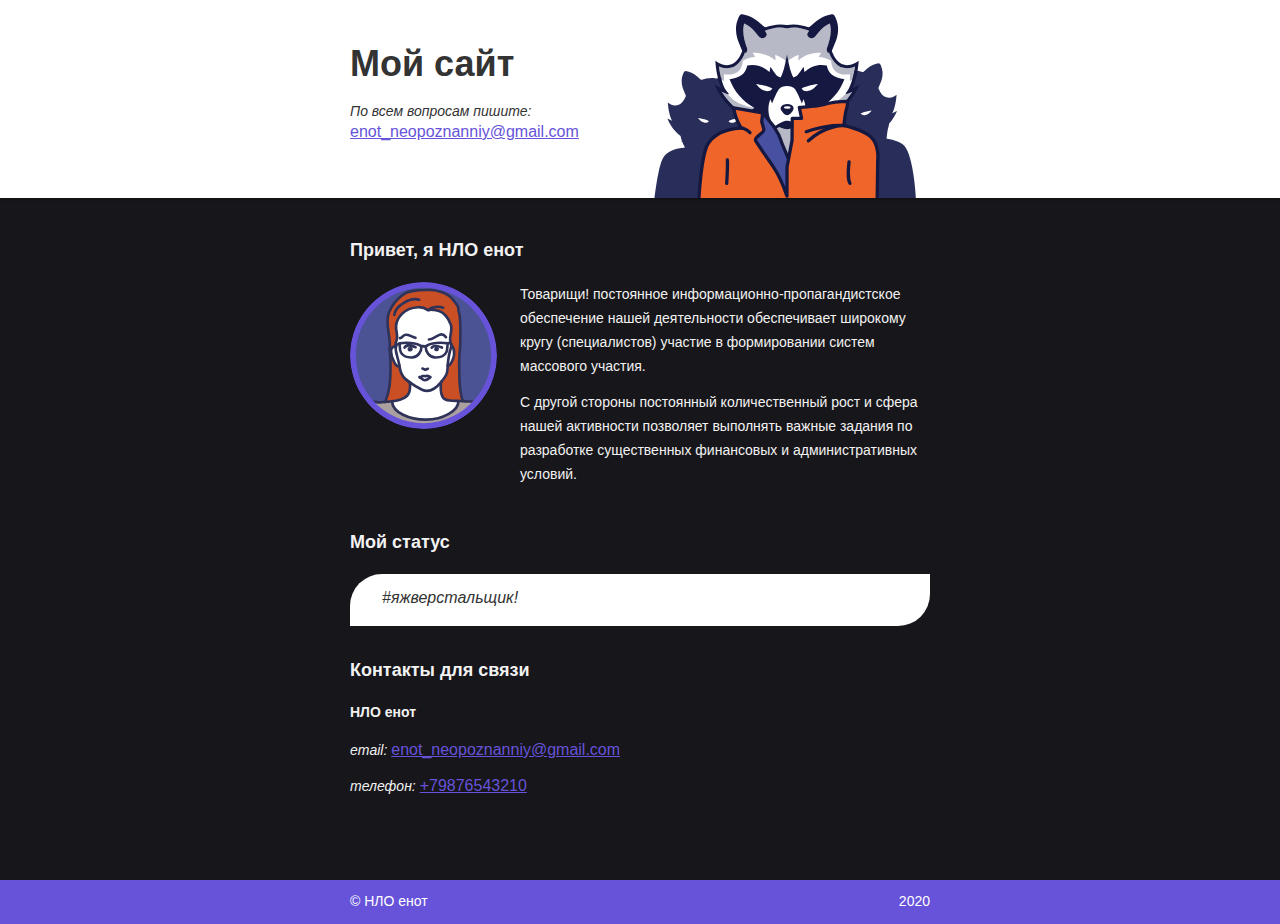
<file: index.html>
<!DOCTYPE html>
<html lang="ru">
<head>
  <meta charset="utf-8">
  <meta name="viewport" content="width=device-width, initial-scale=1.0">
  <link rel="stylesheet" href="style.css">
  <title>Мой сайт – НЛО енот</title>
</head>
<body class="page">
  <header class="page-header">
    <div class="container">
      <h1 class="page-title">Мой сайт</h1>
      <p><i>По всем вопросам пишите:</i><br><a href="mailto:enot_opoznanniy@gmail.com">enot_neopoznanniy@gmail.com</a></p>
    </div>
  </header>
  <main>
    <section class="about container">
      <h2 class="section-title">Привет, я НЛО енот</h2>
      <img class="about-image" src="img/avatar.svg" width="147" height="147" alt="НЛО енот">
      <div class="about-content">
        <p>Товарищи! постоянное информационно-пропагандистское обеспечение нашей деятельности обеспечивает широкому кругу (специалистов) участие в формировании систем массового участия.</p>
        <p>С другой стороны постоянный количественный рост и сфера нашей активности позволяет выполнять важные задания по разработке существенных финансовых и административных условий.</p>
      </div>
    </section>
    <section class="status container">
      <h2 class="section-title">Мой статус</h2>
      <p>#яжверстальщик!</p>
    </section>
    <section class="contacts container">
      <h2 class="section-title">Контакты для связи</h2>
        <p class="contacts-name">НЛО енот</p>
        <p><i>email:</i> <a href="mailto:enot_opoznanniy@gmail.com">enot_neopoznanniy@gmail.com</a></p>
        <p><i>телефон:</i> <a href="tel:+79876543210">+79876543210</a></p>
    </section>
  </main>
  <footer class="page-footer">
    <div class="container">
      <p>© НЛО енот</p>
      <p>2020</p>
    </div>
  </footer>
</body>
</html>
</file>
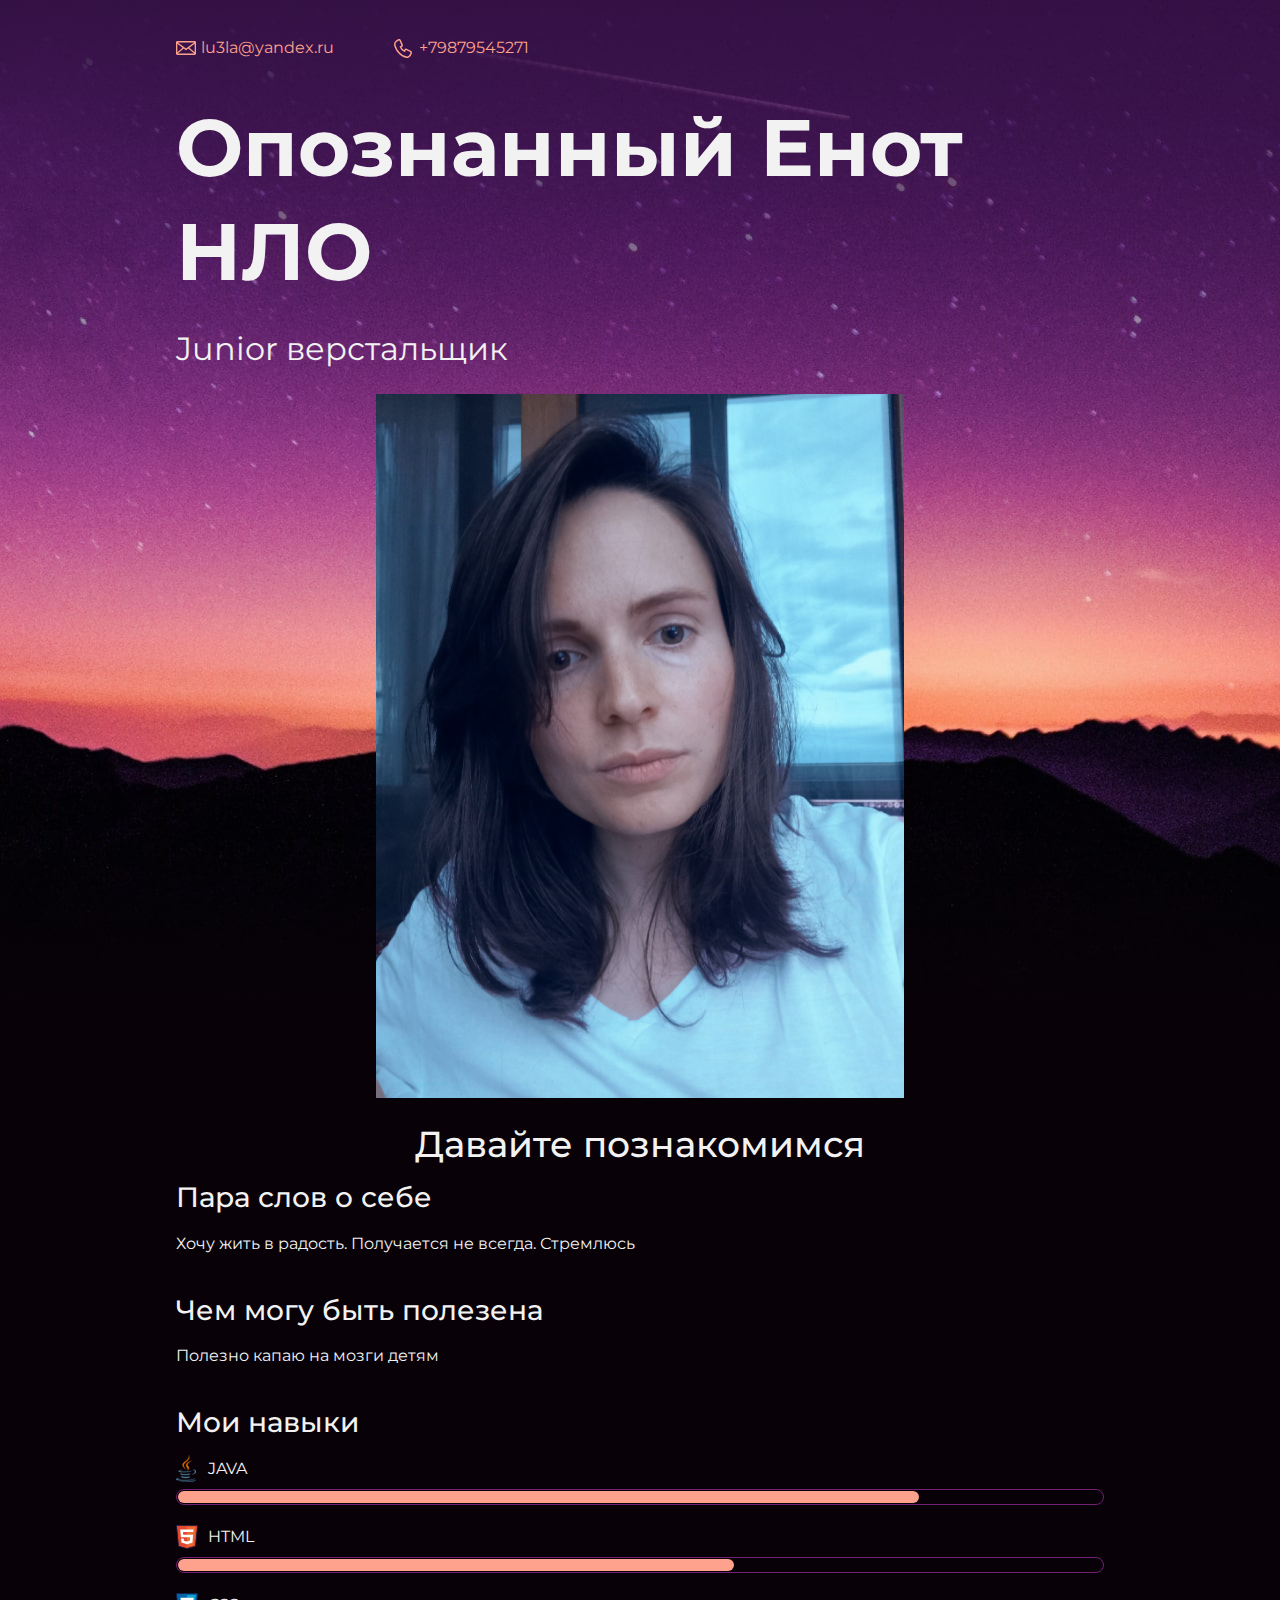
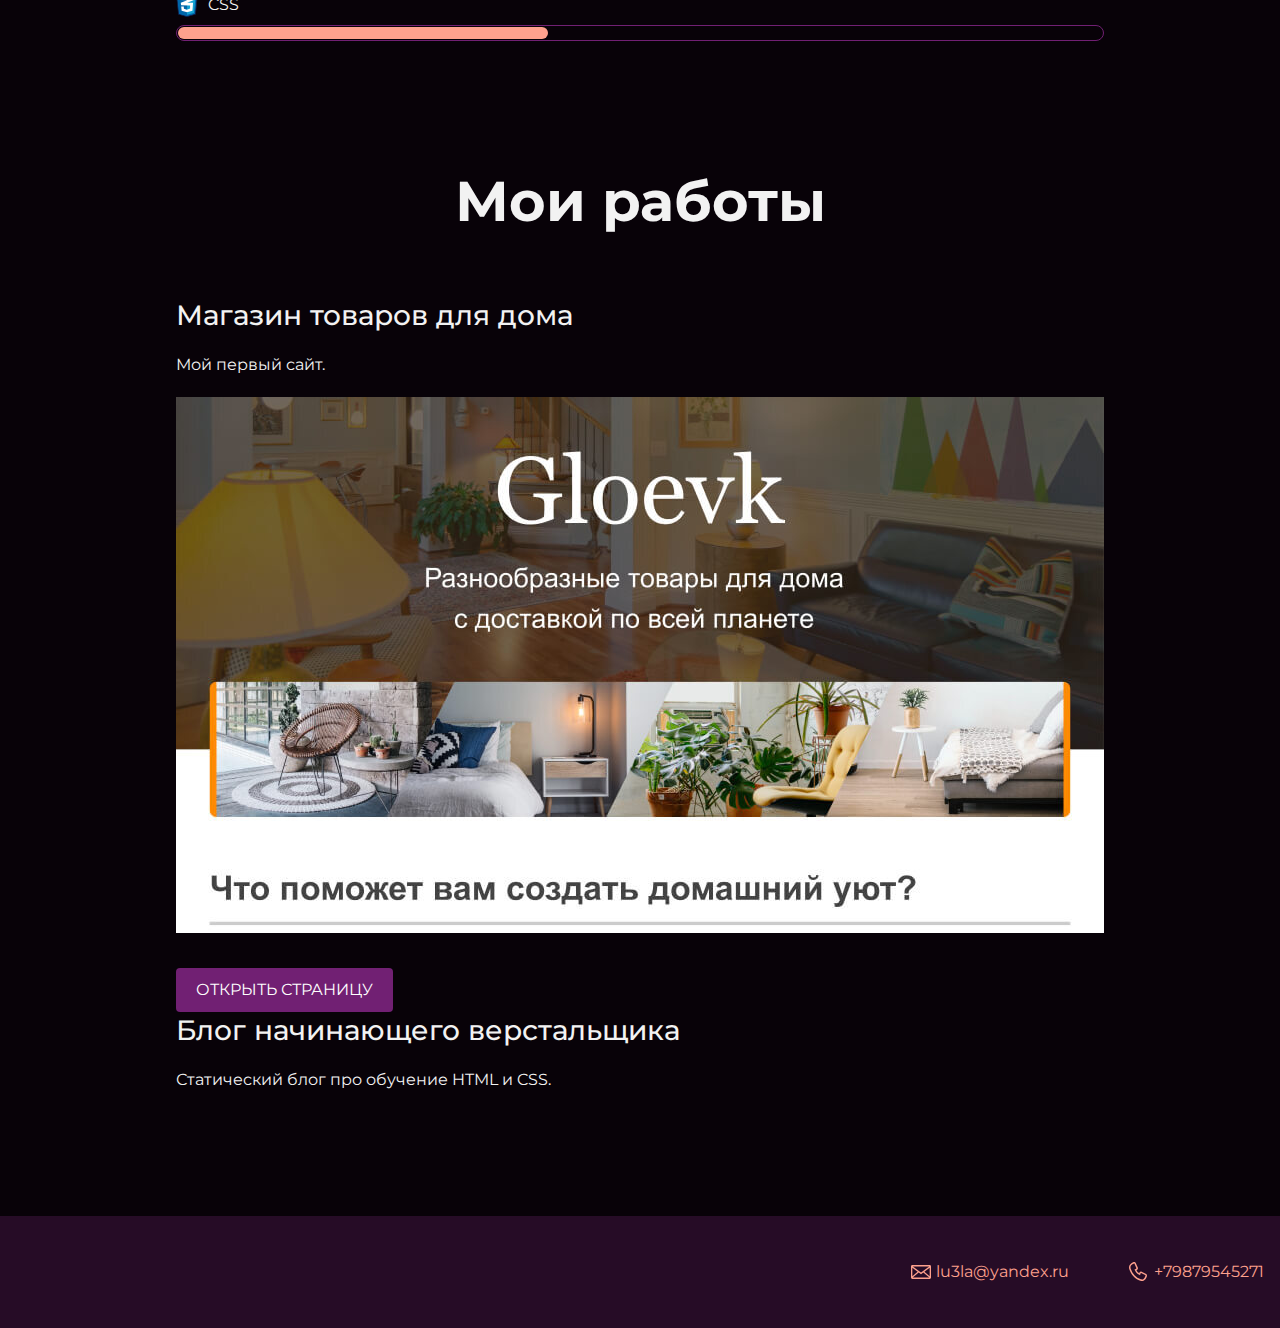
<file: lab10/index.html>
<!DOCTYPE html>
<html lang="ru">
  <head>
    <meta charset="UTF-8">
    <link rel="stylesheet" href="style.css">
    <title>Портфолио</title>
    <meta name="viewport" content="width=device-width, initial-scale=1.0">
    <link href="https://fonts.googleapis.com/css?family=Montserrat:400,500,700|Old+Standard+TT&display=swap&subset=cyrillic" rel="stylesheet">
  </head>

  <body>
    <div class="container">
    <header class="page-header">
    <a class="header-email" href="mailto:lu3la@yandex.ru">lu3la@yandex.ru</a>
    <a class="header-phone" href="tel:+79879545271">+79879545271</a>
    </header>

    <section class="hero-image">
      <h1 class="heading">Опознанный Енот НЛО</h1>
      <p class="pf">Junior верстальщик</p>
      <figure class="user-image">
        <img src="img/vkxkSI7yCrU.jpg" width="528" height="536" alt="Фотография Опознанного Енота">
      </figure>
    </section>
    
    <section class="intro">
      <h2 class="subheading">Давайте познакомимся</h2>
      <h3>Пара слов о себе</h3>
      <p>Хочу жить в радость. Получается не всегда. Стремлюсь</p>
      <h3>Чем могу быть полезена</h3>
      <p>Полезно капаю на мозги детям</p>
      <div class="skills">
        <h3>Мои навыки</h3>
      </div>
    </section>

    <section class="portfolio">
      <h2 class="subheading">Мои работы</h2>

      <h3>Магазин товаров для дома</h3>
      <p>Мой первый сайт.</p>
      <figure class="project-image">
        <img src="files/project.jpg" width="928" height="536" alt="Cайт магазина товаров для дома">
      </figure>
      <a class="button" href="source/lab4/index.html">Открыть страницу</a>
      <h3>Блог начинающего верстальщика</h3>
      <p>Статический блог про обучение HTML и CSS.</p>
    </section>
  </div>
    <footer class="page-footer">
      <div class="container">
    <a class="footer-email" href="mailto:lu3la@yandex.ru">lu3la@yandex.ru</a>
    <a class="footer-phone" href="tel:+79879545271">+79879545271</a></div>
    </footer>
    <script src="skilles.js"></script>
  </body>
</html>
</file>
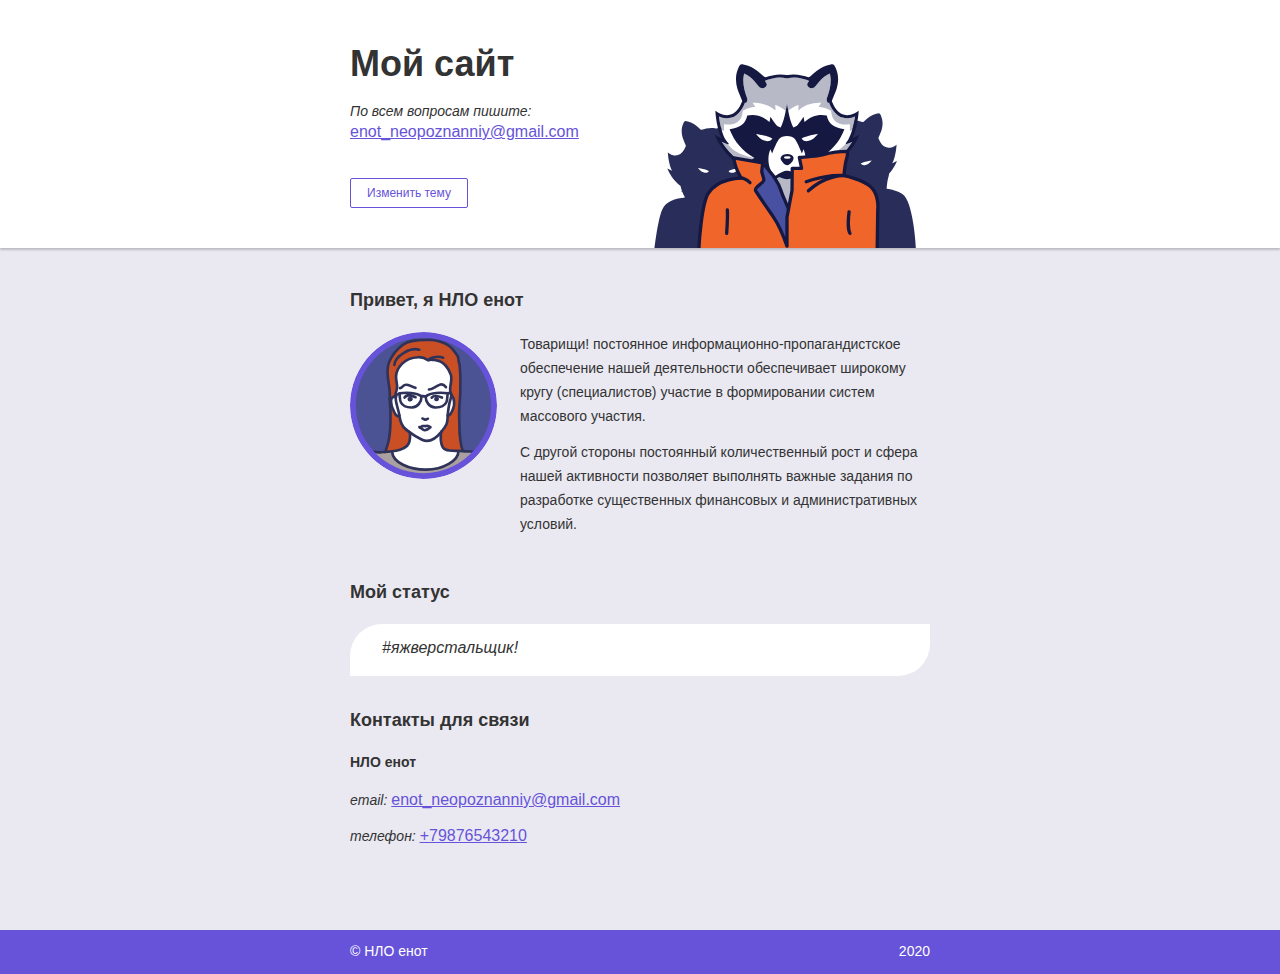
<file: lab4/index.html>
<!DOCTYPE html>
<html lang="ru">
<head>
  <meta charset="utf-8">
  <meta name="viewport" content="width=device-width, initial-scale=1.0">
  <link rel="stylesheet" href="style-themes.css">
  <title>Мой сайт – НЛО енот</title>
</head>
<body class="page">
  <header class="page-header">
    <div class="container">
      <h1 class="page-title">Мой сайт</h1>
      <p><i>По всем вопросам пишите:</i><br><a href="mailto:enot_opoznanniy@gmail.com">enot_neopoznanniy@gmail.com</a></p>
      <button class="theme-button" type="button">Изменить тему</button>
    </div>
  </header>
  <main>
    <section class="about container">
      <h2 class="section-title">Привет, я НЛО енот</h2>
      <img class="about-image" src="img/avatar.svg" width="147" height="147" alt="НЛО енот">
      <div class="about-content">
        <p>Товарищи! постоянное информационно-пропагандистское обеспечение нашей деятельности обеспечивает широкому кругу (специалистов) участие в формировании систем массового участия.</p>
        <p>С другой стороны постоянный количественный рост и сфера нашей активности позволяет выполнять важные задания по разработке существенных финансовых и административных условий.</p>
      </div>
    </section>
    <section class="status container">
      <h2 class="section-title">Мой статус</h2>
      <p>#яжверстальщик!</p>
    </section>
    <section class="contacts container">
      <h2 class="section-title">Контакты для связи</h2>
        <p class="contacts-name">НЛО енот</p>
        <p><i>email:</i> <a href="mailto:enot_opoznanniy@gmail.com">enot_neopoznanniy@gmail.com</a></p>
        <p><i>телефон:</i> <a href="tel:+79876543210">+79876543210</a></p>
    </section>
  </main>
  <footer class="page-footer">
    <div class="container">
      <p>© НЛО енот</p>
      <p>2020</p>
    </div>
  </footer>
  <script src="script.js"></script>
</body>
</html>
</file>
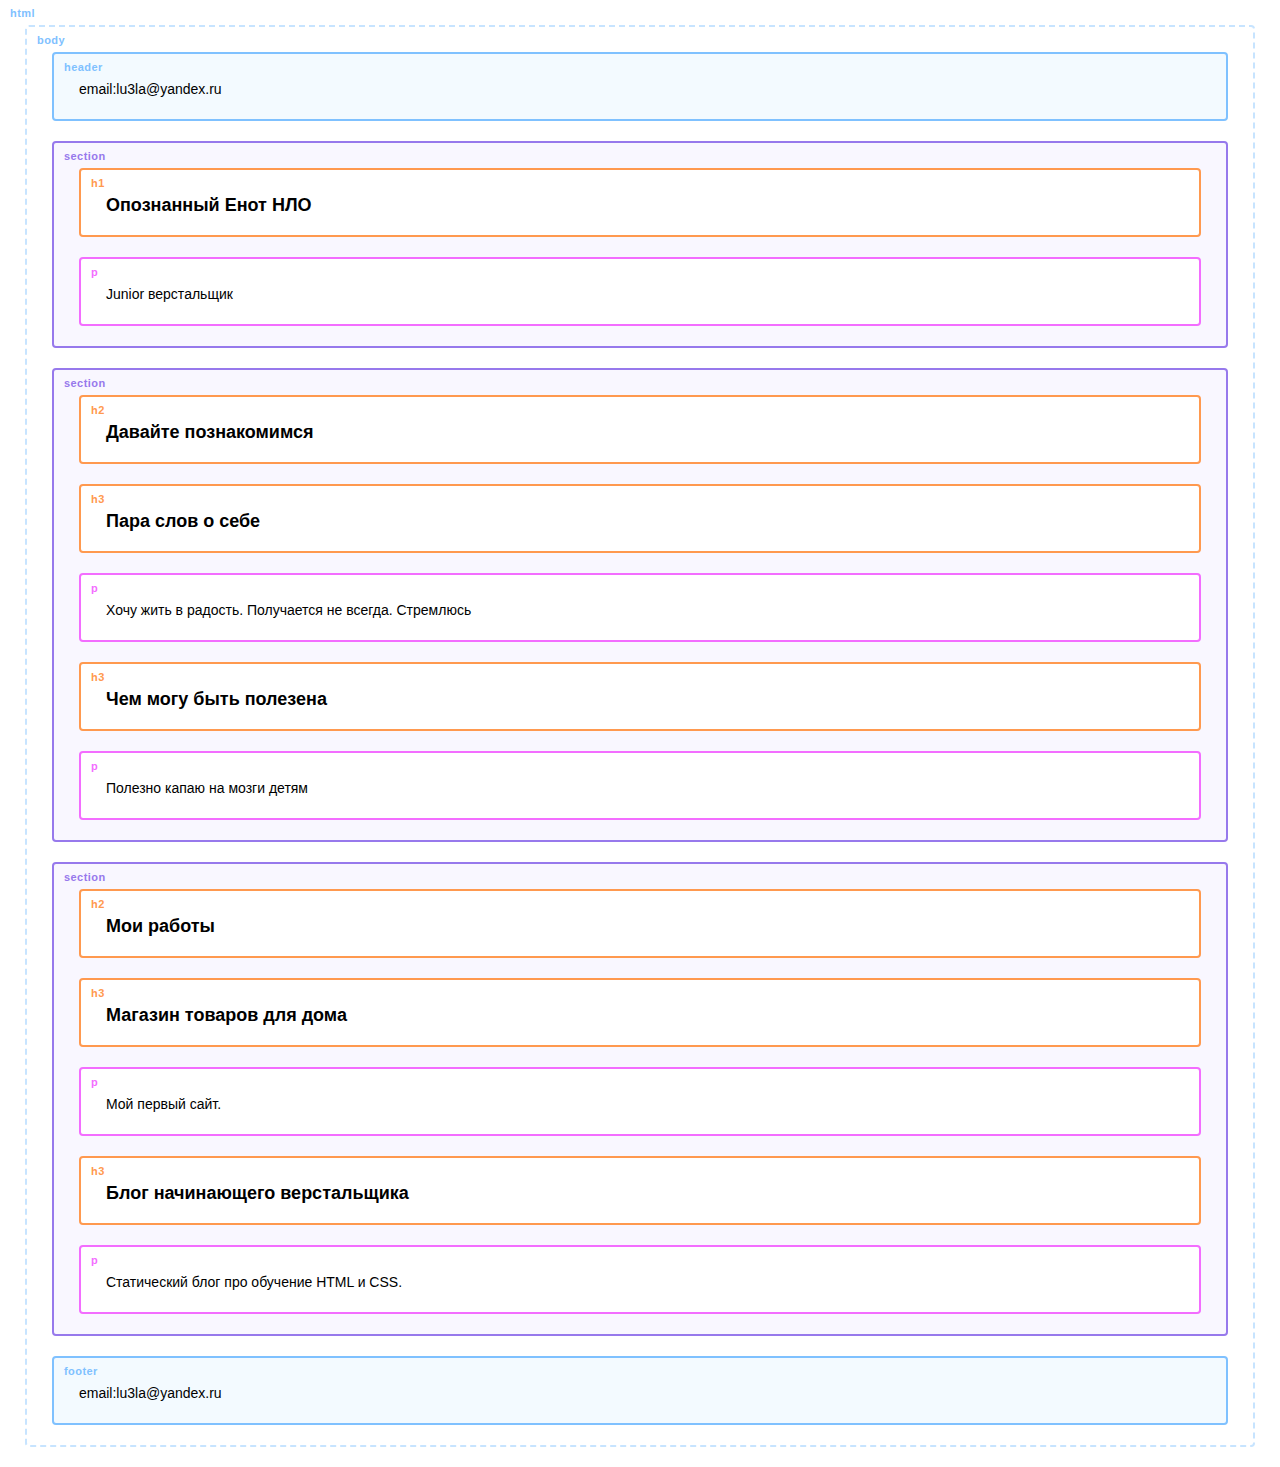
<file: lab6.1/index.html>
<!DOCTYPE html>
<html lang="ru">
  <head>
    <meta charset="UTF-8">
    <link rel="stylesheet" href="outlines.css">
    <title>Портфолио</title>
  </head>

  <body>
    <header class="page-header">
      email:lu3la@yandex.ru
    </header>

    <section class="hero-image">
      <h1 class="heading">Опознанный Енот НЛО</h1>
      <p>Junior верстальщик</p>
    </section>

    <section class="intro">
      <h2 class="subheading">Давайте познакомимся</h2>
      <h3>Пара слов о себе</h3>
      <p>Хочу жить в радость. Получается не всегда. Стремлюсь</p>
      <h3>Чем могу быть полезена</h3>
      <p>Полезно капаю на мозги детям</p>
    </section>

    <section class="portfolio">
      <h2 class="subheading">Мои работы</h2>

      <h3>Магазин товаров для дома</h3>
      <p>Мой первый сайт.</p>

      <h3>Блог начинающего верстальщика</h3>
      <p>Статический блог про обучение HTML и CSS.</p>
    </section>

    <footer class="page-footer">
      email:lu3la@yandex.ru
    </footer>
  </body>
</html>
</file>
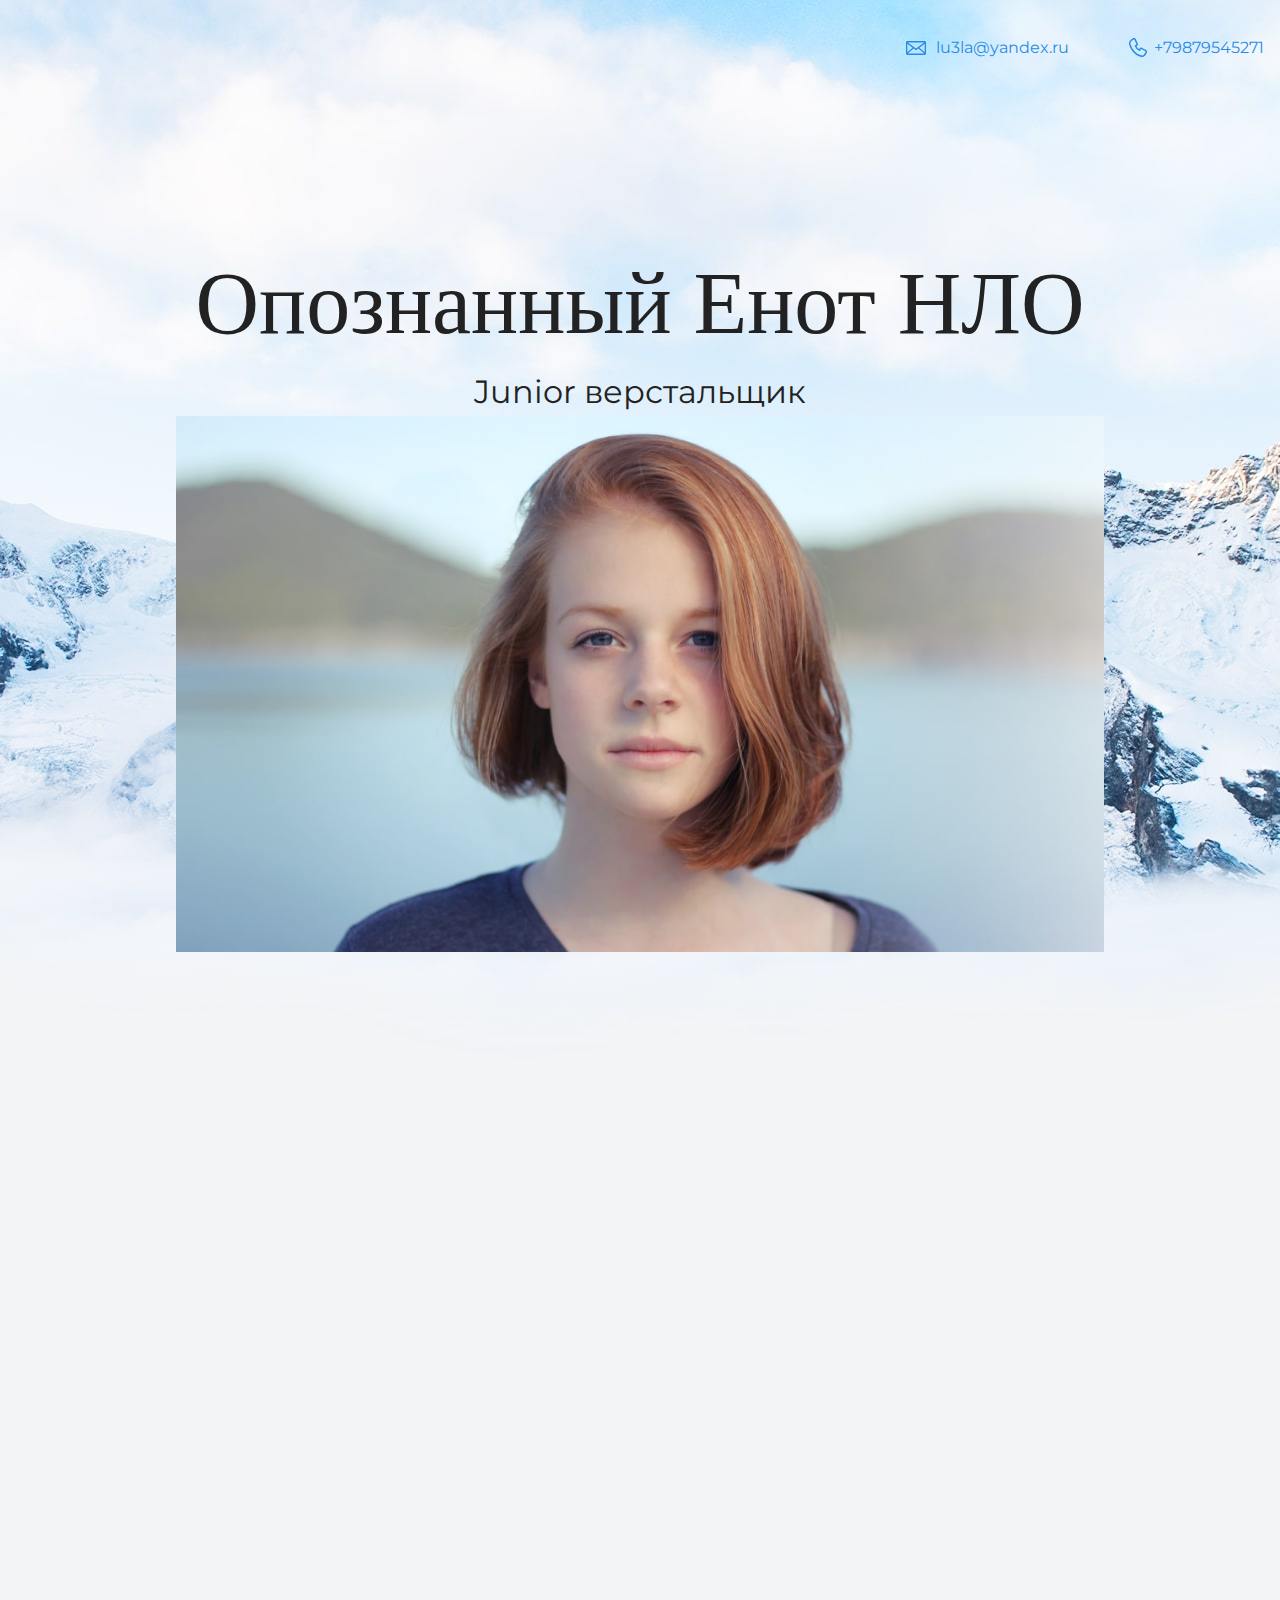
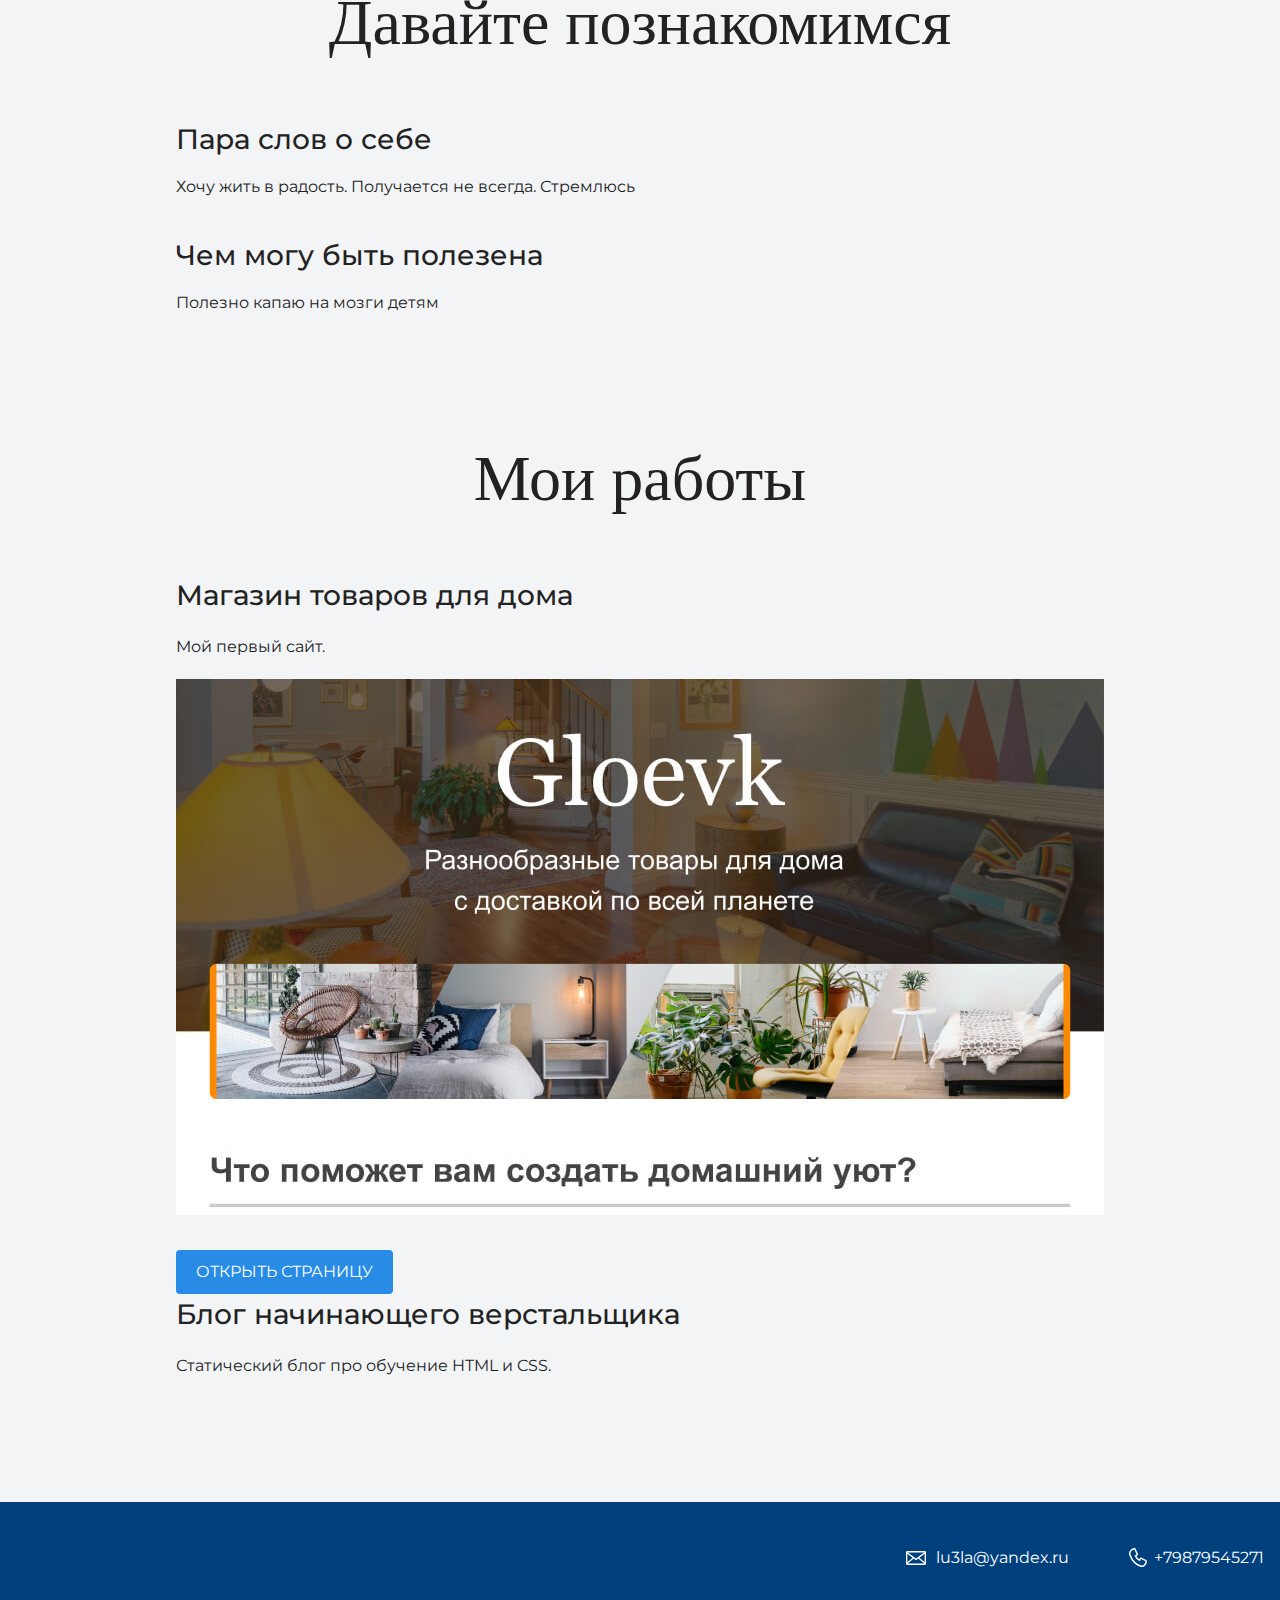
<file: lab6.3/index.html>
<!DOCTYPE html>
<html lang="ru">
  <head>
    <meta charset="UTF-8">
    <link rel="stylesheet" href="style.css">
    <title>Портфолио</title>
    <link href="https://fonts.googleapis.com/css?family=Montserrat:400,500,700|Old+Standard+TT&display=swap&subset=cyrillic" rel="stylesheet">
  </head>

  <body>
    <header class="page-header">
      <div class="container">
    <a class="header-email" href="mailto:lu3la@yandex.ru">lu3la@yandex.ru</a>
    <a class="header-phone" href="tel:+79879545271">+79879545271</a>
    </div>
    </header>

    <section class="hero-image">
      <div class="container">
      <h1 class="heading">Опознанный Енот НЛО</h1>
      <p>Junior верстальщик</p>
      <figure class="user-image">
        <img src="files/user.jpg" width="928" height="536" alt="Фотография Опознанного Енота">
      </figure></div>
    </section>

    <section class="intro">
      <div class="container">
      <h2 class="subheading">Давайте познакомимся</h2>
      <h3>Пара слов о себе</h3>
      <p>Хочу жить в радость. Получается не всегда. Стремлюсь</p>
      <h3>Чем могу быть полезена</h3>
      <p>Полезно капаю на мозги детям</p></div>
    </section>

    <section class="portfolio">
      <div class="container">
      <h2 class="subheading">Мои работы</h2>

      <h3>Магазин товаров для дома</h3>
      <p>Мой первый сайт.</p>
      <figure class="project-image">
        <img src="files/project.jpg" width="928" height="536" alt="Cайт магазина товаров для дома">
      </figure>
      <a class="button" href="source/lab4/index.html">Открыть страницу</a>
      <h3>Блог начинающего верстальщика</h3>
      <p>Статический блог про обучение HTML и CSS.</p></div>
    </section>

    <footer class="page-footer">
      <div class="container">
    <a class="footer-email" href="mailto:lu3la@yandex.ru">lu3la@yandex.ru</a>
    <a class="footer-phone" href="tel:+79879545271">+79879545271</a>
    </footer>
  </body>
</html>
</file>
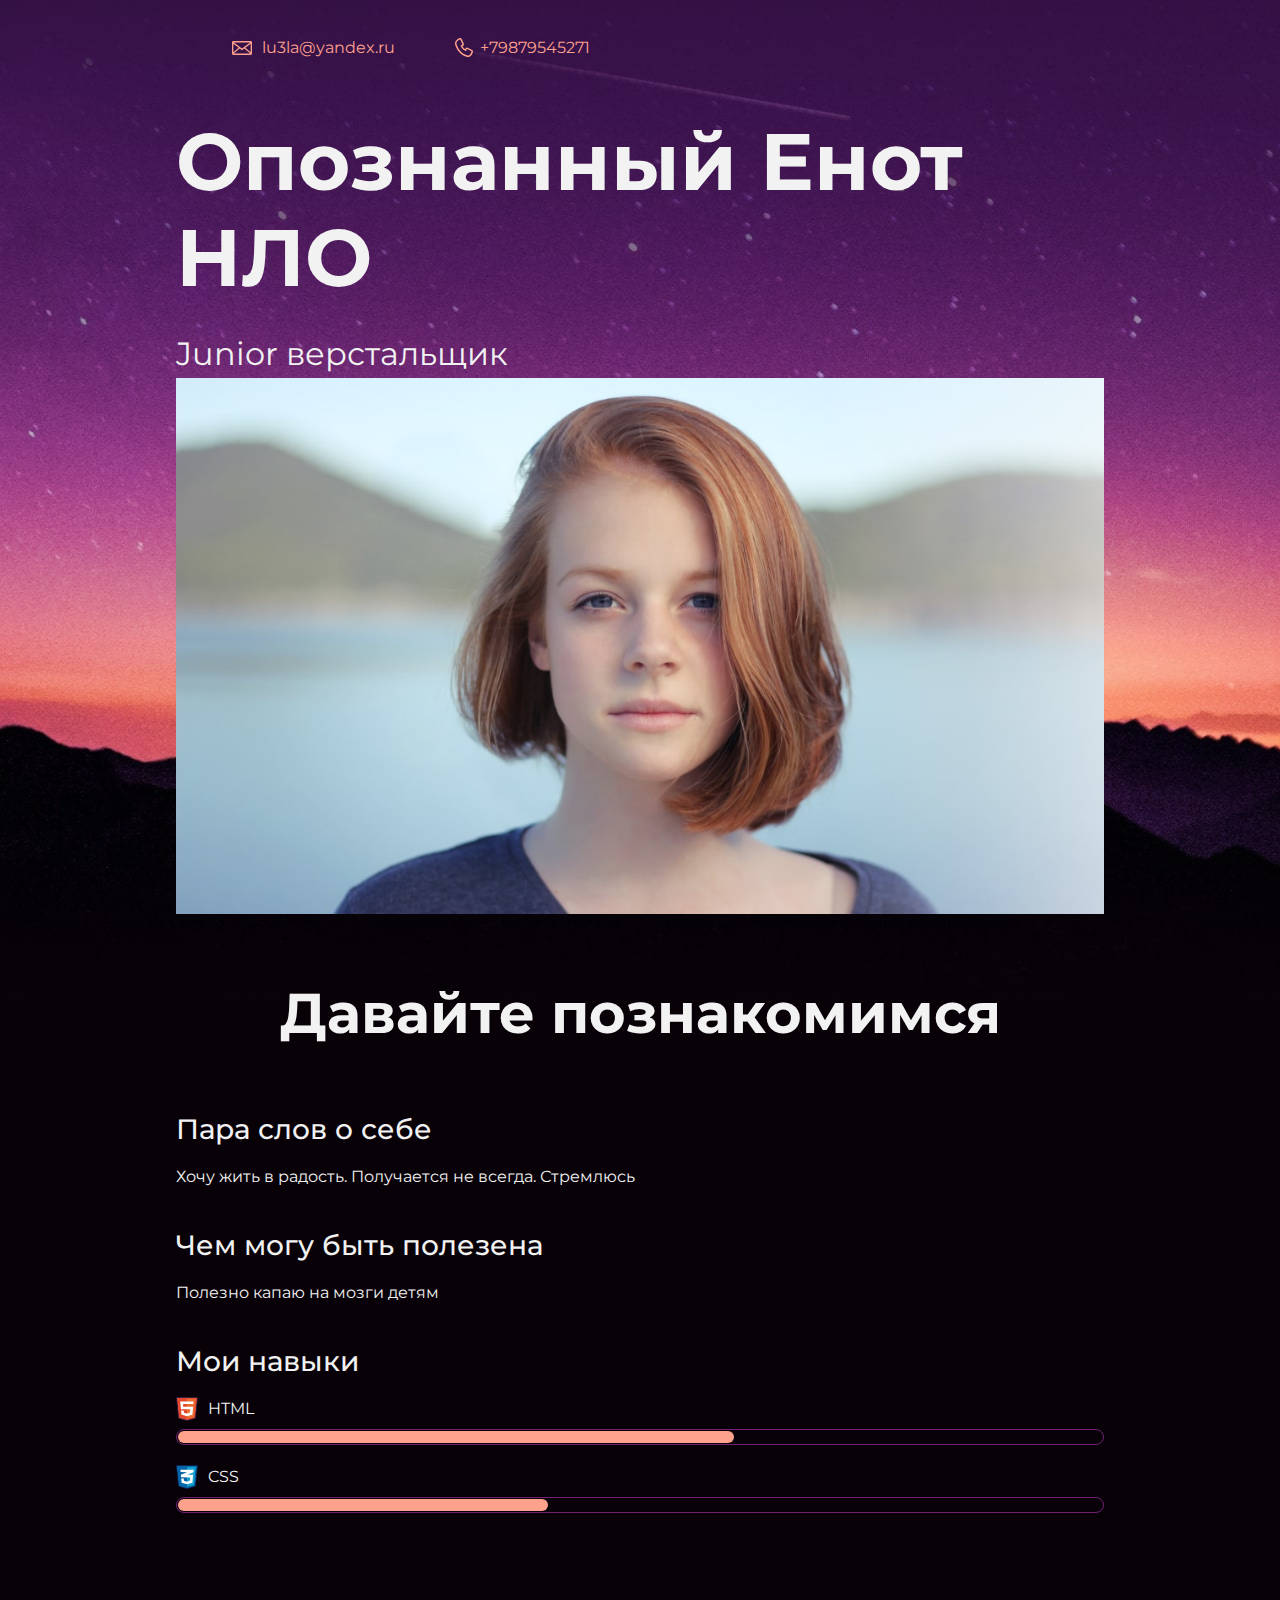
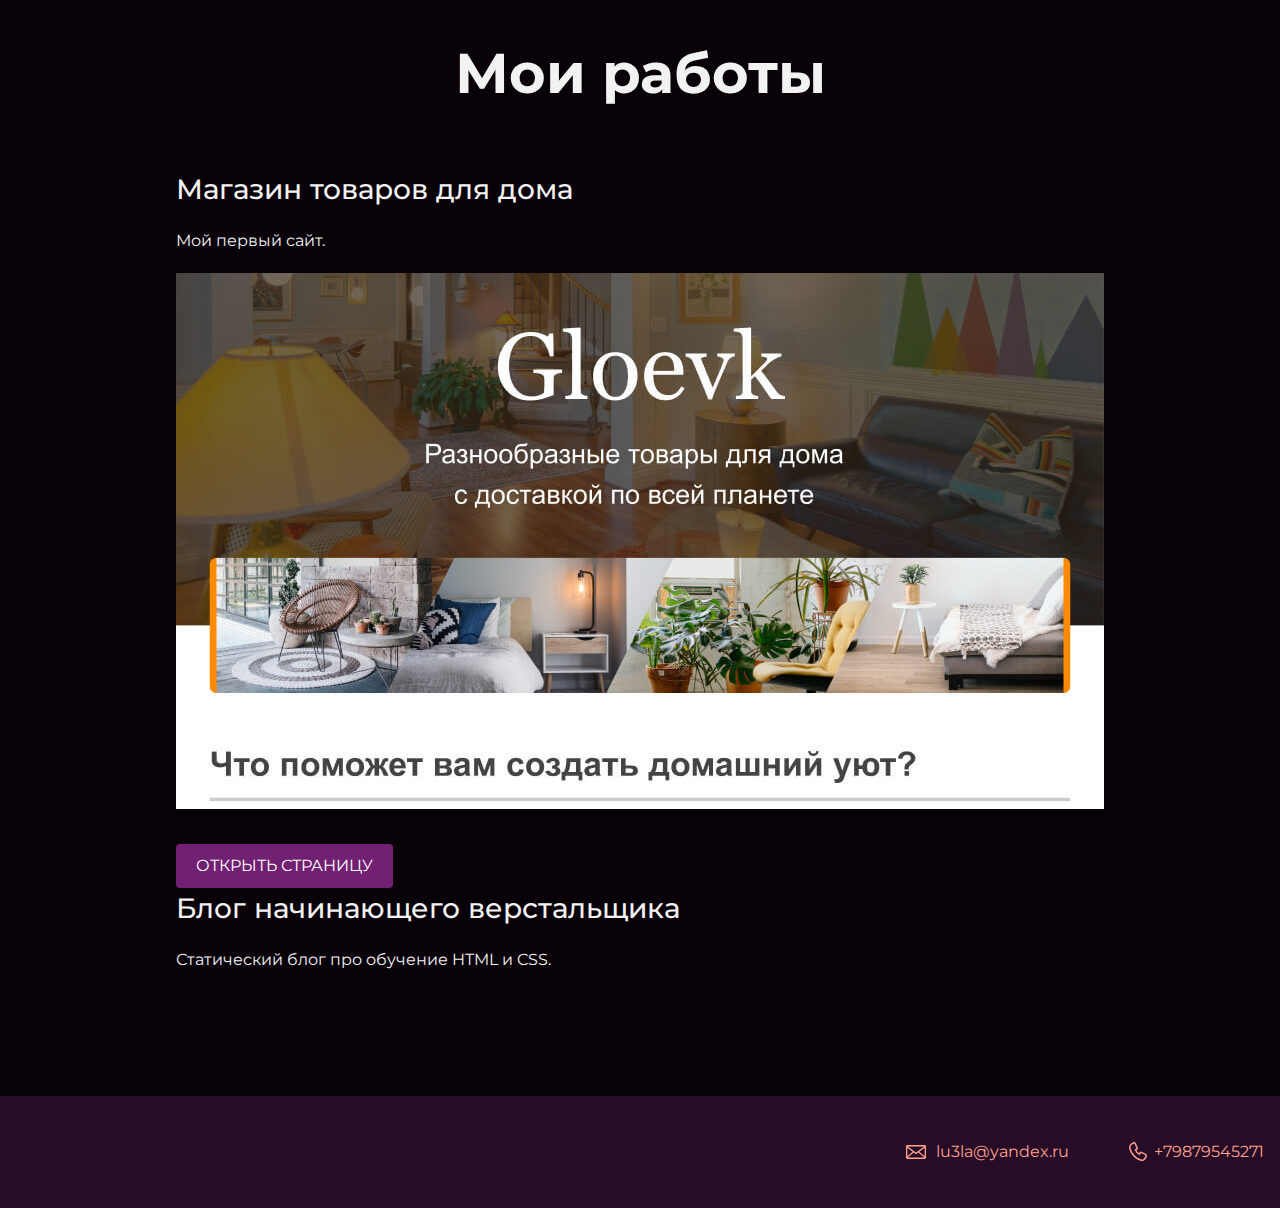
<file: lab7/index.html>
<!DOCTYPE html>
<html lang="ru">
  <head>
    <meta charset="UTF-8">
    <link rel="stylesheet" href="style.css">
    <title>Портфолио</title>
    <link href="https://fonts.googleapis.com/css?family=Montserrat:400,500,700|Old+Standard+TT&display=swap&subset=cyrillic" rel="stylesheet">
  </head>

  <body>
    <div class="container">
    <header class="page-header">
    <a class="header-email" href="mailto:lu3la@yandex.ru">lu3la@yandex.ru</a>
    <a class="header-phone" href="tel:+79879545271">+79879545271</a>
    </header>

    <section class="hero-image">
      <h1 class="heading">Опознанный Енот НЛО</h1>
      <p>Junior верстальщик</p>
      <figure class="user-image">
        <img src="files/user.jpg" width="928" height="536" alt="Фотография Опознанного Енота">
      </figure>
    </section>
    
    <section class="intro">
      <h2 class="subheading">Давайте познакомимся</h2>
      <h3>Пара слов о себе</h3>
      <p>Хочу жить в радость. Получается не всегда. Стремлюсь</p>
      <h3>Чем могу быть полезена</h3>
      <p>Полезно капаю на мозги детям</p>
      <div class="skills">
        <h3>Мои навыки</h3>
        <dl class="skills-list">
          <dt class="skill-html">HTML</dt>
          <dd class="level"><div style="width: 60%;">60%</div></dd>
          <dt class="skill-css">CSS</dt>
          <dd class="level"><div style="width: 40%;">40%</div></dd>
        </dl>
      </div>
    </section>

    <section class="portfolio">
      <h2 class="subheading">Мои работы</h2>

      <h3>Магазин товаров для дома</h3>
      <p>Мой первый сайт.</p>
      <figure class="project-image">
        <img src="files/project.jpg" width="928" height="536" alt="Cайт магазина товаров для дома">
      </figure>
      <a class="button" href="source/lab4/index.html">Открыть страницу</a>
      <h3>Блог начинающего верстальщика</h3>
      <p>Статический блог про обучение HTML и CSS.</p>
    </section>
  </div>
    <footer class="page-footer">
      <div class="container">
    <a class="footer-email" href="mailto:lu3la@yandex.ru">lu3la@yandex.ru</a>
    <a class="footer-phone" href="tel:+79879545271">+79879545271</a>
    </footer>
  </body>
</html>
</file>
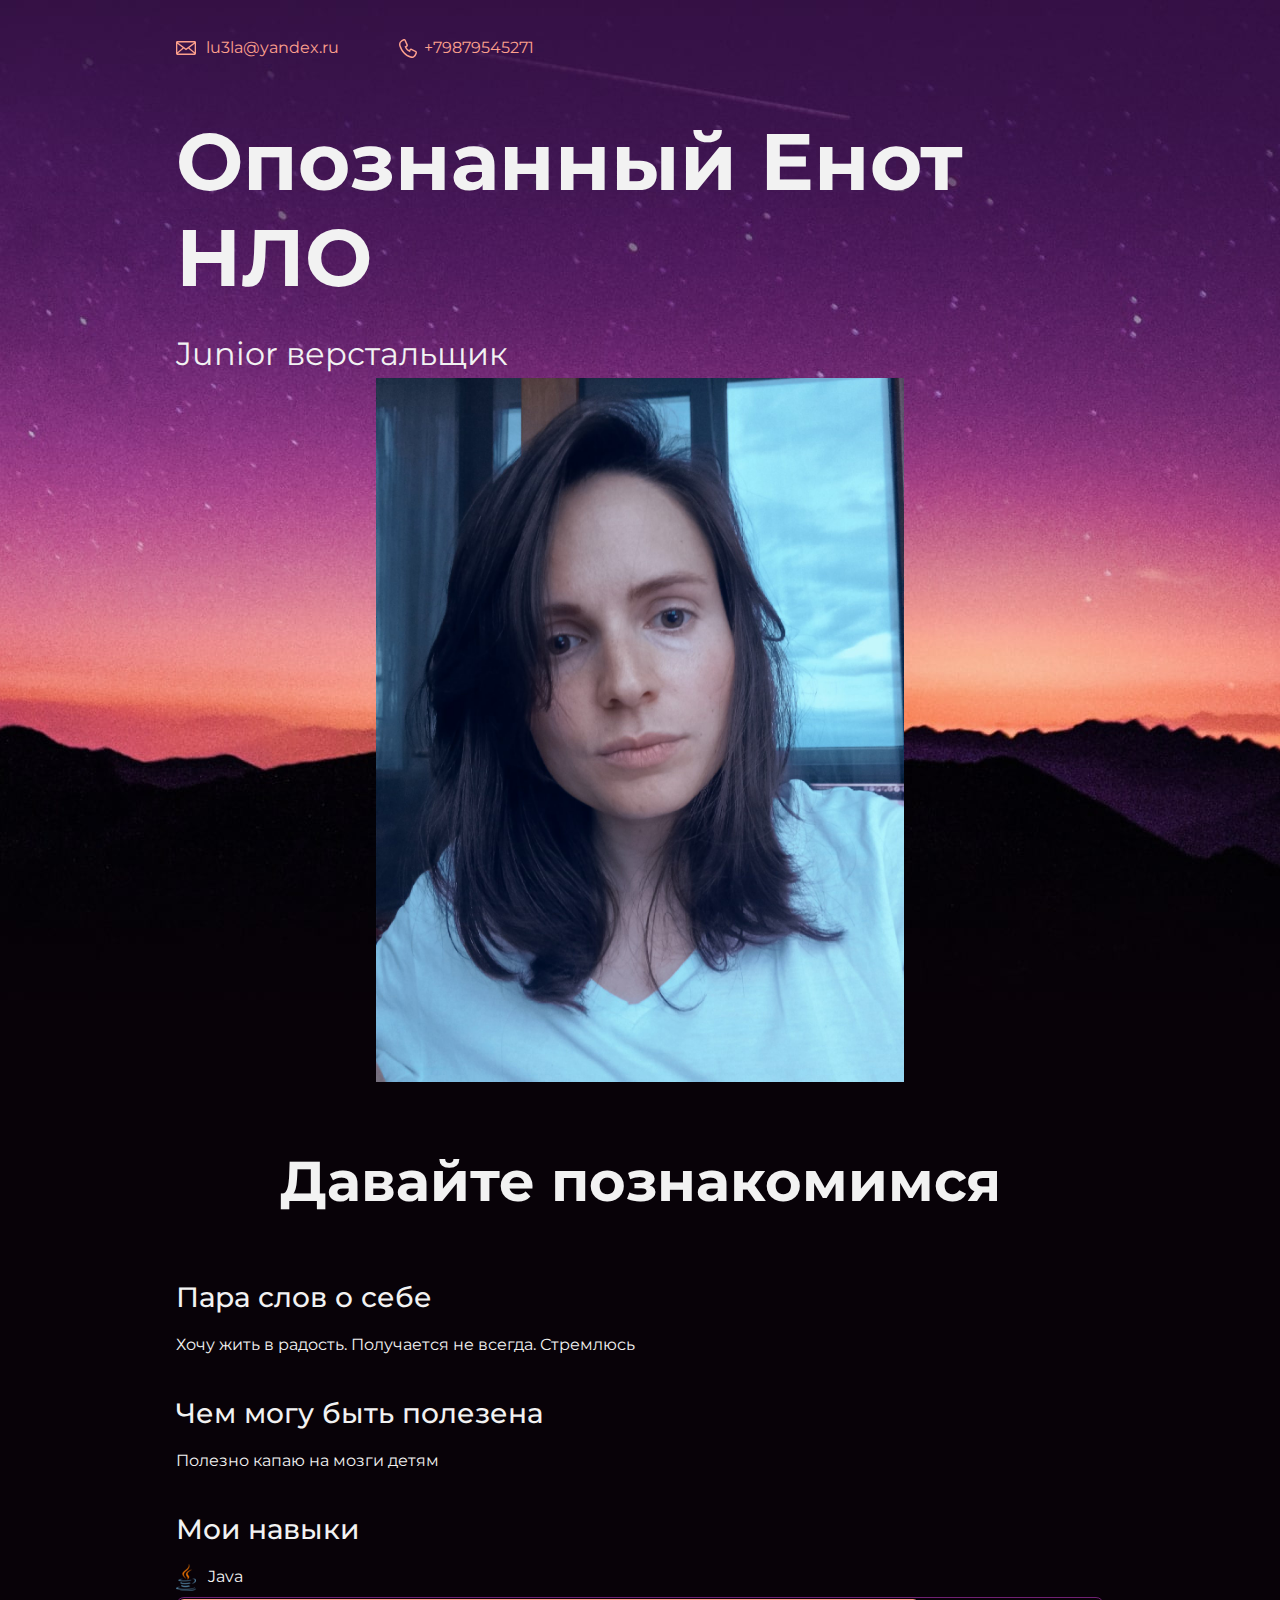
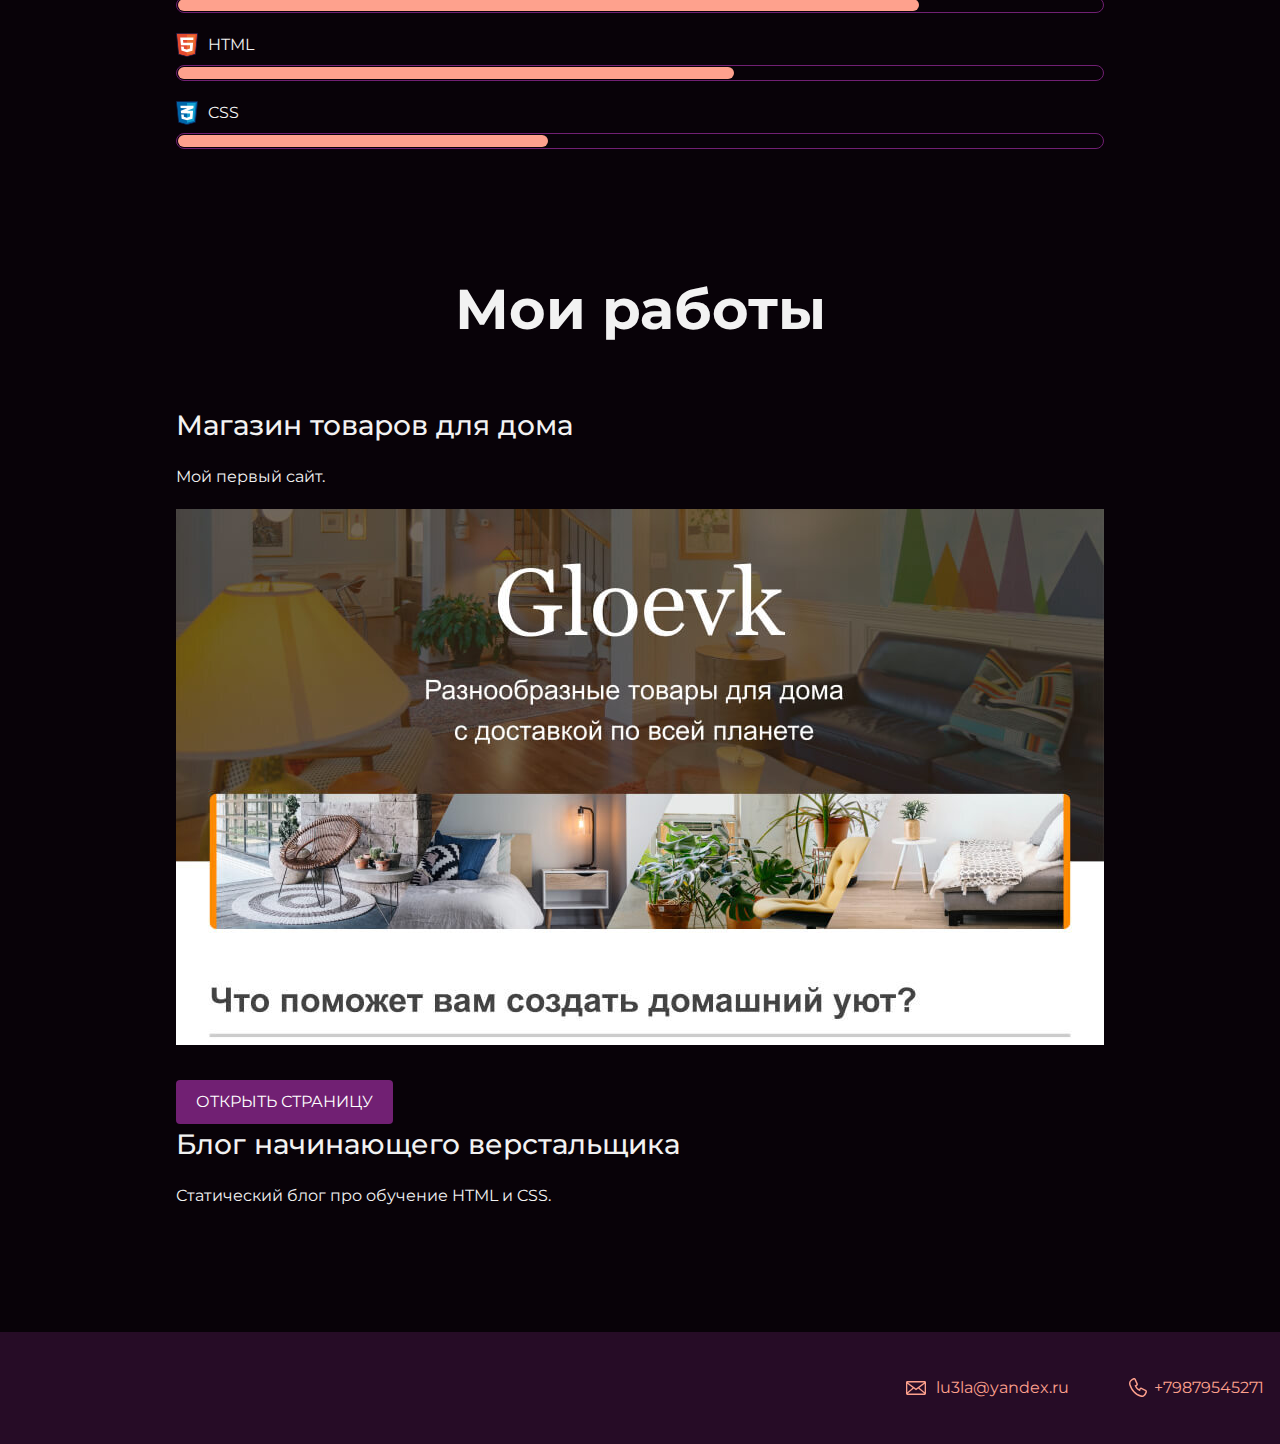
<file: lab8/index.html>
<!DOCTYPE html>
<html lang="ru">
  <head>
    <meta charset="UTF-8">
    <link rel="stylesheet" href="style.css">
    <title>Портфолио</title>
    <meta name="viewport" content="width=device-width, initial-scale=1.0">
    <link href="https://fonts.googleapis.com/css?family=Montserrat:400,500,700|Old+Standard+TT&display=swap&subset=cyrillic" rel="stylesheet">
  </head>

  <body>
    <div class="container">
    <header class="page-header">
    <a class="header-email" href="mailto:lu3la@yandex.ru">lu3la@yandex.ru</a>
    <a class="header-phone" href="tel:+79879545271">+79879545271</a>
    </header>

    <section class="hero-image">
      <h1 class="heading">Опознанный Енот НЛО</h1>
      <p>Junior верстальщик</p>
      <figure class="user-image">
        <img src="img/vkxkSI7yCrU.jpg" width="528" height="536" alt="Фотография Опознанного Енота">
      </figure>
    </section>
    
    <section class="intro">
      <h2 class="subheading">Давайте познакомимся</h2>
      <h3>Пара слов о себе</h3>
      <p>Хочу жить в радость. Получается не всегда. Стремлюсь</p>
      <h3>Чем могу быть полезена</h3>
      <p>Полезно капаю на мозги детям</p>
      <div class="skills">
        <h3>Мои навыки</h3>
        <dl class="skills-list">
          <dt class="skill-java">Java</dt>
          <dd class="level"><div style="width: 80%;">80%</div></dd>
          <dt class="skill-html">HTML</dt>
          <dd class="level"><div style="width: 60%;">60%</div></dd>
          <dt class="skill-css">CSS</dt>
          <dd class="level"><div style="width: 40%;">40%</div></dd>
        </dl>
      </div>
    </section>

    <section class="portfolio">
      <h2 class="subheading">Мои работы</h2>

      <h3>Магазин товаров для дома</h3>
      <p>Мой первый сайт.</p>
      <figure class="project-image">
        <img src="files/project.jpg" width="928" height="536" alt="Cайт магазина товаров для дома">
      </figure>
      <a class="button" href="source/lab4/index.html">Открыть страницу</a>
      <h3>Блог начинающего верстальщика</h3>
      <p>Статический блог про обучение HTML и CSS.</p>
    </section>
  </div>
    <footer class="page-footer">
      <div class="container">
    <a class="footer-email" href="mailto:lu3la@yandex.ru">lu3la@yandex.ru</a>
    <a class="footer-phone" href="tel:+79879545271">+79879545271</a>
    </footer>
  </body>
</html>
</file>
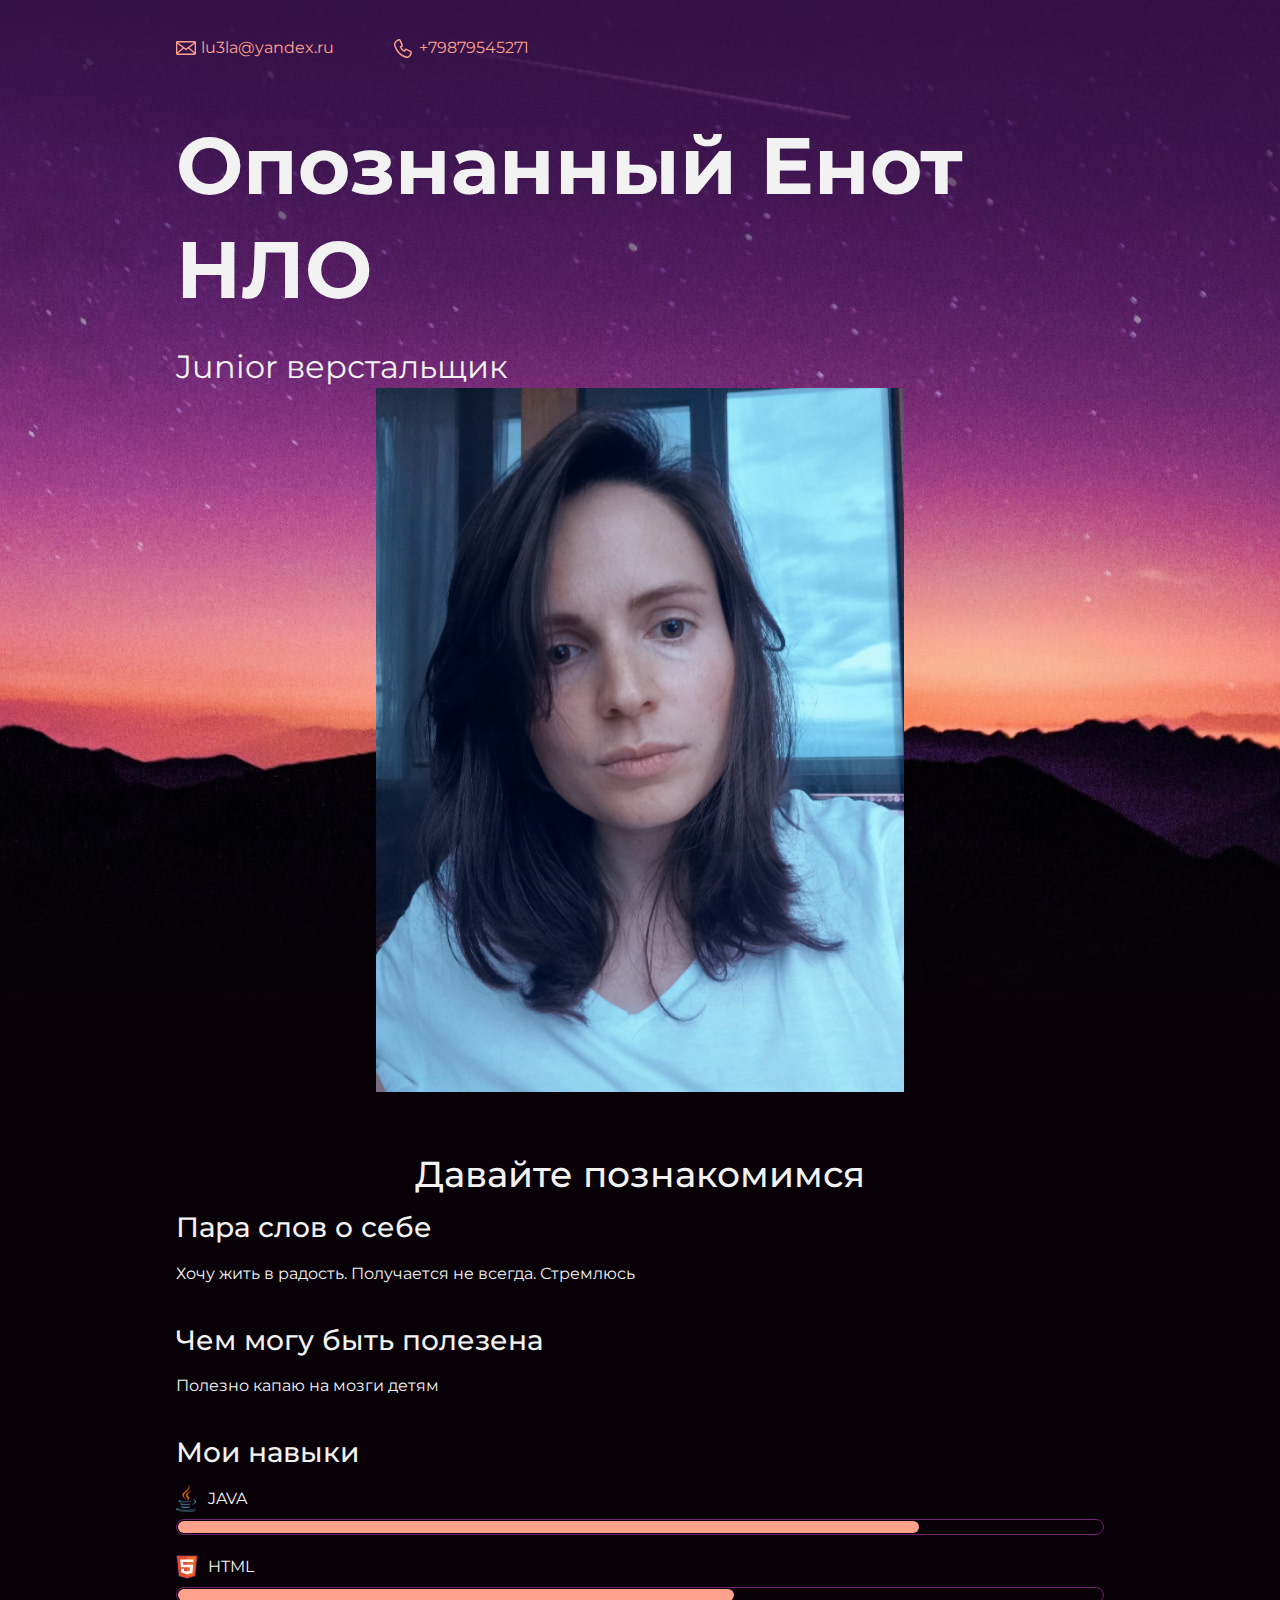
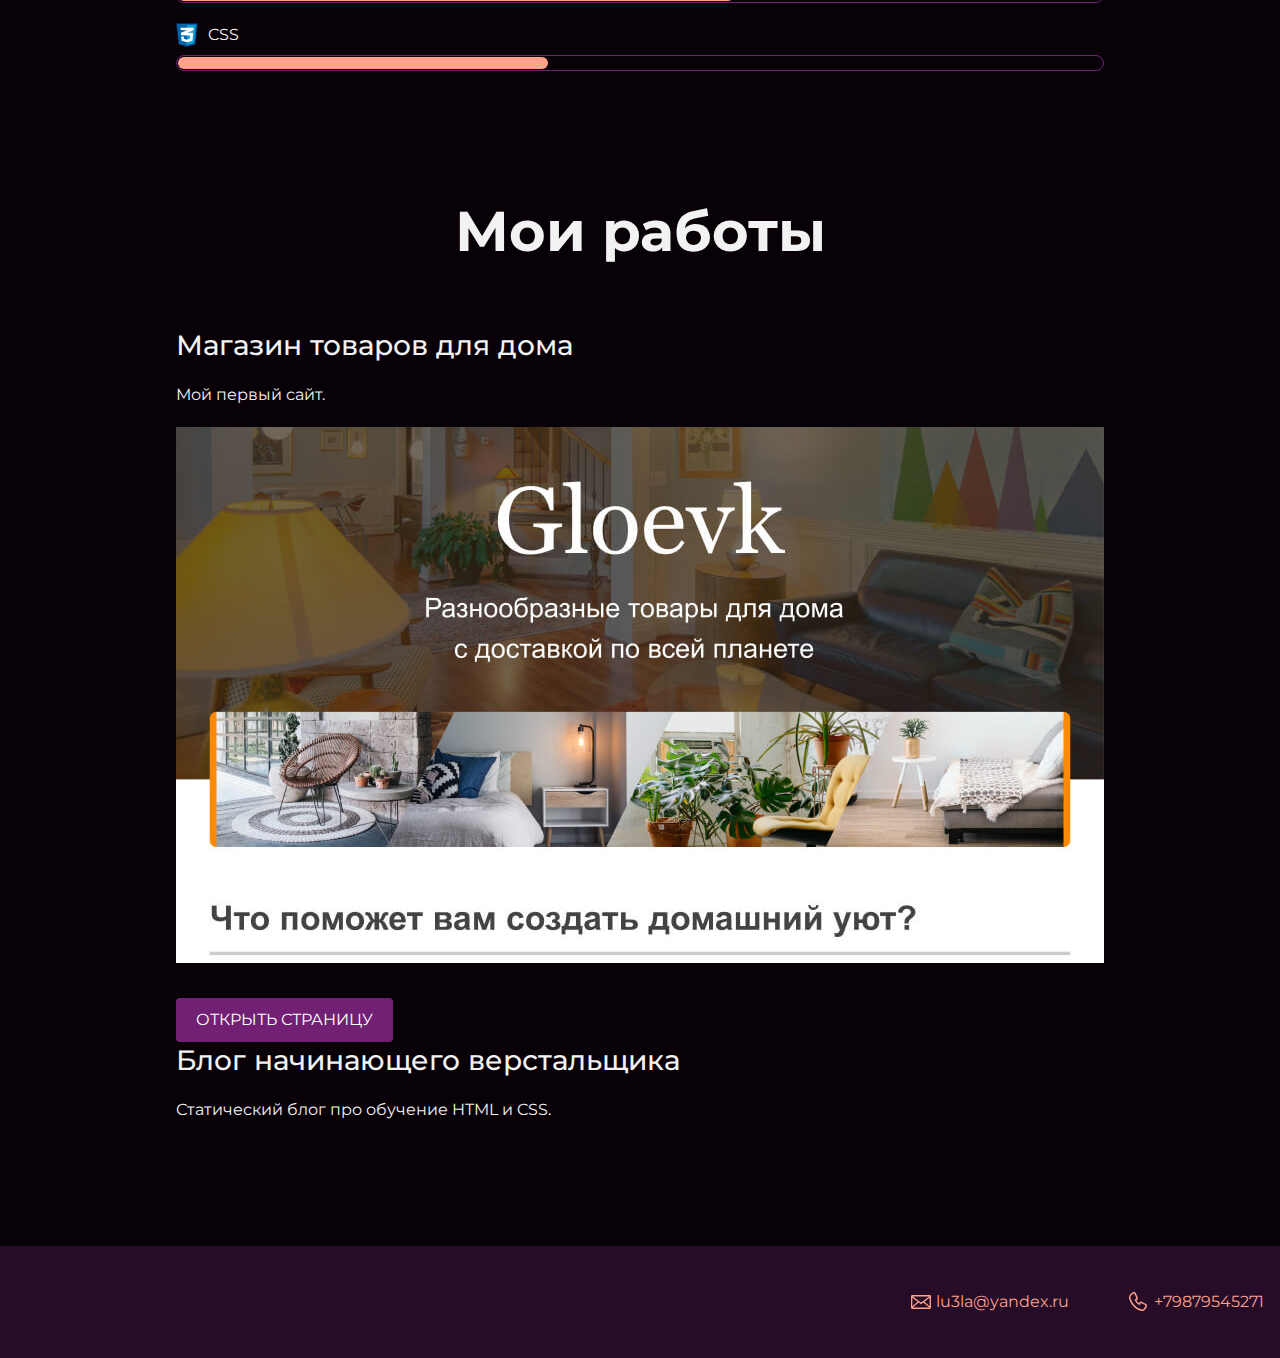
<file: lab9/index.html>
<!DOCTYPE html>
<html lang="ru">
  <head>
    <meta charset="UTF-8">
    <link rel="stylesheet" href="style.css">
    <title>Портфолио</title>
    <meta name="viewport" content="width=device-width, initial-scale=1.0">
    <link href="https://fonts.googleapis.com/css?family=Montserrat:400,500,700|Old+Standard+TT&display=swap&subset=cyrillic" rel="stylesheet">
  </head>

  <body>
    <div class="container">
    <header class="page-header">
    <a class="header-email" href="mailto:lu3la@yandex.ru">lu3la@yandex.ru</a>
    <a class="header-phone" href="tel:+79879545271">+79879545271</a>
    </header>

    <section class="hero-image">
      <h1 class="heading">Опознанный Енот НЛО</h1>
      <p class="pf">Junior верстальщик</p>
      <figure class="user-image">
        <img src="img/vkxkSI7yCrU.jpg" width="528" height="536" alt="Фотография Опознанного Енота">
      </figure>
    </section>
    
    <section class="intro">
      <h2 class="subheading">Давайте познакомимся</h2>
      <h3>Пара слов о себе</h3>
      <p>Хочу жить в радость. Получается не всегда. Стремлюсь</p>
      <h3>Чем могу быть полезена</h3>
      <p>Полезно капаю на мозги детям</p>
      <div class="skills">
        <h3>Мои навыки</h3>
      </div>
    </section>

    <section class="portfolio">
      <h2 class="subheading">Мои работы</h2>

      <h3>Магазин товаров для дома</h3>
      <p>Мой первый сайт.</p>
      <figure class="project-image">
        <img src="files/project.jpg" width="928" height="536" alt="Cайт магазина товаров для дома">
      </figure>
      <a class="button" href="source/lab4/index.html">Открыть страницу</a>
      <h3>Блог начинающего верстальщика</h3>
      <p>Статический блог про обучение HTML и CSS.</p>
    </section>
  </div>
    <footer class="page-footer">
      <div class="container">
    <a class="footer-email" href="mailto:lu3la@yandex.ru">lu3la@yandex.ru</a>
    <a class="footer-phone" href="tel:+79879545271">+79879545271</a>
    </footer>
    <script src="skilles.js"></script>
  </body>
</html>
</file>
<file: style.css>
* {
  box-sizing: border-box;
}

.container {
  width: 580px;
  margin: 0 auto;
}

.page {
  display: flex;
  flex-direction: column;
  min-width: 640px;
  min-height: 100vh;
  margin: 0;
  font-family: "Verdana", "Tahoma", sans-serif;
  font-size: 14px;
  line-height: 18px;
  color: #f2f2f2;
  background-color: #17161a;
}

.section-title {
  width: 100%;
  margin: 0;
  margin-bottom: 20px;
  padding: 0;
  font-weight: bold;
  font-size: 18px;
  line-height: 24px;
}

a {
  color: #6653d9;
}

a:focus {
  outline-color: #b6aaff;
}

.page-header {
  margin-bottom: 40px;
  color: #333333;
  background-color: #ffffff;
  box-shadow: 0 2px 2px rgba(0, 0, 0, 0.2);
}

.page-header .container {
  padding-top: 40px;
  padding-bottom: 40px;
  background-image: url("img/raccoons.svg");
  background-repeat: no-repeat;
  background-position: bottom right;
  background-size: 290px 212px;
}

.page-header a {
  font-size: 16px;
  line-height: 24px;
}

.page-title {
  margin: 0;
  margin-bottom: 4px;
  padding: 0;
  font-weight: bold;
  font-size: 36px;
  line-height: 48px;
}

.about {
  display: flex;
  flex-wrap: wrap;
  justify-content: space-between;
  margin-bottom: 32px;
 }

.about-image {
   width: 147px;
   height: 147px;
   border-radius: 50%;
 }

.about-content {
   width: 410px;
   font-size: 14px;
   line-height: 24px;
 }

.about-content p {
   margin: 0;
   margin-bottom: 12px;
   padding: 0;
 }

.status {
  margin-bottom: 32px;
}

.status p {
  margin: 0;
  padding-top: 12px;
  padding-right: 32px;
  padding-bottom: 16px;
  padding-left: 32px;
  border-radius: 32px 0;
  font-size: 16px;
  line-height: 24px;
  font-style: italic;
  color: #333333;
  background-color: #ffffff;
}

.contacts {
  margin-bottom: 82px;
}

.contacts img {
  width: 146px;
  height: 146px;
  margin-right: 24px;
}

.contacts p {
  margin: 0;
  margin-bottom: 12px;
  padding: 0;
  font-size: 14px;
  line-height: 24px;
}

p.contacts-name {
  margin-top: 20px;
  margin-bottom: 16px;
  font-weight: bold;
  line-height: 20px;
}

.contacts a {
  font-size: 16px;
  line-height: 24px;
}

.page-footer {
  margin-top: auto;
  color: #ffffff;
  background-color: #6653d9;
}

.page-footer .container {
  display: flex;
  align-items: center;
  justify-content: space-between;
  padding-top: 12px;
  padding-bottom: 14px;
}

.page-footer p {
  margin: 0;
  padding: 0;
}
</file>
<file: lab10/style.css>
body {
  margin: 0;
  min-width: 320px;
  font-family: "Montserrat", "Helvetica", "Arial", sans-serif;
  font-size: 16px;
  line-height: 2;
  color: #f2f2f2;
  background-color: #080208;
  background-image: url("img/hero-bg.jpg");
  background-repeat: no-repeat;
  background-position: top center;
}
img{
  max-width: 100%;
  height: auto;
}
.container {
  max-width: 928px;
  margin: 0 auto;
  padding: 0 16px;
}

.page-header {
  margin: 0 0 0;
  padding: 32px 0 32px;

}

.page-header .container,
.page-footer .container {
  max-width: 1408px;
  text-align: right;
}

.page-header a {
  margin-left: 56px;
  color: #fea18d;
  text-decoration: none;
  background-repeat: no-repeat;
  background-position: left;
  display: inline-block;
}
.page-header a:first-child {
  margin-left: 0;
  }
.header-email {
  padding-left: 25px;
  background-image: url("img/icon-email.svg");
}

.header-phone {
  padding-left: 25px;
  background-image: url("img/icon-phone.svg");
}

.hero-image .pf {
  margin-bottom: 24px;
}

.hero-image .container {
  max-width: 1408px;
  text-align: center;
}

.heading {
  margin: 0 0 24px;
  font-size: 80px;
  line-height: 1.3;
}

.hero-image p {
  margin: 0;
  font-size: 32px;
  line-height: 1.3;
}

.intro {
  margin: 0 0 120px;
}

.subheading {
  margin: 0 0 56px;
  font-size: 56px;
  line-height: 80px;
  text-align: center;
}

.user-image {
  margin: 0 0 12px;
  text-align: center;
}
.pf{
  margin: 0 0 12px;
  margin-bottom: 32px;
}
.intro h2{margin: 0 0 12px;
  font-size: 36px;
  line-height: 1.3;
  font-weight: 500;}
.intro h3,
.portfolio h3 {
  margin: 0 0 12px;
  font-size: 28px;
  line-height: 1.3;
  font-weight: 500;
}

.intro p {
  margin: 0 0 32px;
}

.skills-list {
  margin: 0;
  padding: 0;
}

.skills-list dt {
  padding-left: 32px;
  background-repeat: no-repeat;
  background-position: left;
}

.skill-html {
  background-image: url("img/icon-html.svg");
}

.skill-css {
  background-image: url("img/icon-css.svg");
}
.skill-java{
  background-image: url("img/java.png");
}
.level {
  margin: 4px 0 16px;
  padding: 0;
  height: 14px;
  font-size: 0;
  background-color: #080208;
  border: 1px solid #712073;
  border-radius: 8px;
}

.level div {
  margin: 1px;
  height: 12px;
  background-color: #fea18d;
  border-radius: 6px;
}

.portfolio {
  margin: 0 0 120px;
}

.projects {
  margin: 0;
  padding: 0;
  list-style: none;
}

.projects li {
  margin: 0 0 80px;
}

.project-image {
  margin: 0 0 24px;
  text-align: center;
}

.projects p {
  margin: 0 0 24px;
}

.button {
  padding: 6px 20px;
  display: inline-block;
  vertical-align: baseline;
  text-decoration: none;
  text-transform: uppercase;
  border-radius: 4px;
  background-color: #712073;
  color: #ffffff;
}

.page-footer {
  padding: 40px 0;
  background-color: #260c26;
}

.page-footer a {
  margin-left: 56px;
  color: #fea18d;
  text-decoration: none;
  background-repeat: no-repeat;
  background-position: left;
}

.footer-email {
  padding-left: 25px;
  background-image: url("img/icon-email.svg");
}

.footer-phone {
  padding-left: 25px;
  background-image: url("img/icon-phone.svg");
}
@media (max-width: 420px) {

  .header-phone{margin-left:0; }
  .heading,.subheading {
    font-size: 24px;
  }
}
@media (max-width: 768px) {
  .heading, .subheading {
    font-size: 36px;
  }
}
</file>
<file: lab4/style-themes.css>
* {
  box-sizing: border-box;
}

.container {
  width: 580px;
  margin: 0 auto;
}

.page {
  display: flex;
  flex-direction: column;
  min-width: 640px;
  min-height: 100vh;
  margin: 0;
  font-family: "Verdana", "Tahoma", sans-serif;
  font-size: 14px;
  line-height: 18px;
  color: #333333;
  background-color: #eae9f2;
}

.section-title {
  width: 100%;
  margin: 0;
  margin-bottom: 20px;
  padding: 0;
  font-weight: bold;
  font-size: 18px;
  line-height: 24px;
}

a {
  color: #6653d9;
}

a:focus {
  outline-color: #b6aaff;
}

.page-header {
  margin-bottom: 40px;
  background-color: #ffffff;
  box-shadow: 0 2px 2px rgba(0, 0, 0, 0.2);
}

.page-header .container {
  padding-top: 40px;
  padding-bottom: 40px;
  background-image: url("img/raccoons.svg");
  background-repeat: no-repeat;
  background-position: bottom right;
  background-size: 290px 212px;
}

.page-header a {
  font-size: 16px;
  line-height: 24px;
}

.page-title {
  margin: 0;
  margin-bottom: 4px;
  padding: 0;
  font-weight: bold;
  font-size: 36px;
  line-height: 48px;
}

.theme-button {
  position: relative;
  margin-top: 20px;
  padding-top: 7px;
  padding-right: 16px;
  padding-bottom: 7px;
  padding-left: 16px;
  font-size: 12px;
  border-radius: 2px;
  background-color: transparent;
  cursor: pointer;
  color: #6653d9;
  border: 1px solid #6653d9;
}

.theme-button:active {
  opacity: 0.8;
}

.theme-button:focus,
.theme-button:hover {
  color: #ffffff;
  background-color: #6653d9;
}
.theme-button:focus {
  outline-color: #b6aaff;
}

.about {
  display: flex;
  flex-wrap: wrap;
  justify-content: space-between;
  margin-bottom: 32px;
 }

.about-image {
   width: 147px;
   height: 147px;
   border-radius: 50%;
 }

.about-content {
   width: 410px;
   font-size: 14px;
   line-height: 24px;
 }

.about-content p {
   margin: 0;
   margin-bottom: 12px;
   padding: 0;
 }

.status {
  margin-bottom: 32px;
}

.status p {
  margin: 0;
  padding-top: 12px;
  padding-right: 32px;
  padding-bottom: 16px;
  padding-left: 32px;
  border-radius: 32px 0;
  font-size: 16px;
  line-height: 24px;
  font-style: italic;
  background-color: #ffffff;
}

.contacts {
  margin-bottom: 82px;
}

.contacts img {
  width: 146px;
  height: 146px;
  margin-right: 24px;
}

.contacts p {
  margin: 0;
  margin-bottom: 12px;
  padding: 0;
  font-size: 14px;
  line-height: 24px;
}

p.contacts-name {
  margin-top: 20px;
  margin-bottom: 16px;
  font-weight: bold;
  line-height: 20px;
}

.contacts a {
  font-size: 16px;
  line-height: 24px;
}

.page-footer {
  margin-top: auto;
  color: #ffffff;
  background-color: #6653d9;
}

.page-footer .container {
  display: flex;
  align-items: center;
  justify-content: space-between;
  padding-top: 12px;
  padding-bottom: 14px;
}

.page-footer p {
  margin: 0;
  padding: 0;
}

/* Тёмная тема */
.dark-theme {
  color: #f2f2f2;
  background-color: #17161a;
}

.dark-theme .page-header{
  background-color: #3f3c53;
  box-shadow: 0 2px 2px rgba(0, 0, 0, 0.6);
}

.dark-theme a {
  color: #9484f2;
}

.dark-theme .theme-button {
  color: #9484f2;
  border: 1px solid #9484f2;
}

.dark-theme .theme-button:focus,
.dark-theme .theme-button:hover {
  color: #17161a;
  background-color: #9484f2;
}

.dark-theme .status p {
  background-color: #2a2930;
}

.dark-theme .page-footer {
  background-color: #373540;
  color: #f2f2f2;
}
</file>
<file: lab6.1/outlines.css>
html,
body {
  margin: 0;
  font-family: "Arial", sans-serif;
  font-size: 14px;
  line-height: 20px;
}

body {
  min-width: 430px;
  border: 2px dashed #c7e4ff;
}

html::before,
body::before,
header::before,
footer::before,
main::before {
  color: #7fc1ff;
}

main,
header,
footer {
  background-color: #f3faff;
  border: 2px solid #7fc1ff;
}

nav,
section,
article,
aside {
  background-color: #f9f7ff;
  border: 2px solid #9779ec;
}

nav::before,
section::before,
article::before,
aside::before {
  color: #9779ec;
}

h1,
h2,
h3 {
  font-size: 18px;
  background-color: #ffffff;
  border: 2px solid #ff994f;
}

h1::before {
  content: "h1";
  color: #ff994f;
}

h2::before {
  content: "h2";
  color: #ff994f;
}

h3::before {
  content: "h3";
  color: #ff994f;
}

p {
  background-color: #ffffff;
  border: 2px solid #f36dff;
}

p::before {
  color: #f36dff;
  content: "p";
}

* {
  position: relative;
  padding: 25px 25px 20px;
  margin: 0;
  border-radius: 4px;
}

*:not(:last-child) {
  margin-bottom: 20px;
}

*::before {
  position: absolute;
  top: 8px;
  left: 10px;
  font-weight: 700;
  font-size: 11px;
  line-height: 10px;
  letter-spacing: 0.04em;
}

html::before {
  content: "html";
}

body::before {
  content: "body";
}

main::before {
  content: "main";
}

header::before {
  content: "header";
}

footer::before {
  content: "footer";
}

section::before {
  content: "section";
}

article::before {
  content: "article";
}

aside::before {
  content: "aside";
}

nav::before {
  content: "nav";
}
</file>
<file: lab6.3/style.css>
body {
  margin: 0;
  min-width: 960px;
  font-family: "Montserrat", "Helvetica", "Arial", sans-serif;
  font-size: 16px;
  line-height: 32px;
  color: #222222;
  background-color: #f2f4f6;
  background-image: url("img/hero-bg.jpg");
  background-repeat: no-repeat;
  background-position: top center;
}

.container {
  max-width: 928px;
  margin: 0 auto;
  padding: 0 16px;
}

.page-header {
  margin: 0 0 160px;
  padding: 32px 0 32px;
}

.page-header .container,
.page-footer .container {
  max-width: 1408px;
  text-align: right;
}

.page-header a {
  margin-left: 56px;
  color: #288be6;
  text-decoration: none;
  background-repeat: no-repeat;
  background-position: left;
}

.header-email {
  padding-left: 30px;
  background-image: url("img/icon-email-header.svg");
}

.header-phone {
  padding-left: 25px;
  background-image: url("img/icon-phone-header.svg");
}

.hero-image {
  margin-bottom: 620px;
}

.hero-image .container {
  max-width: 1408px;
  text-align: center;
}

.heading {
  margin: 0 0 16px;
  font-family: "Old Standard TT", "Times", "Times New Roman", serif;
  font-size: 88px;
  line-height: 96px;
  font-weight: 400;
}

.hero-image p {
  margin: 0;
  font-size: 32px;
  line-height: 48px;
}

.intro {
  margin: 0 0 120px;
}

.subheading {
  margin: 0 0 56px;
  font-family: "Old Standard TT", "Times", "Times New Roman", serif;
  font-size: 64px;
  line-height: 80px;
  font-weight: 400;
  text-align: center;
}

.user-image {
  margin: 0 0 32px;
  text-align: center;
}

.intro h3,
.portfolio h3 {
  margin: 0 0 12px;
  font-size: 28px;
  line-height: 40px;
  font-weight: 500;
}

.intro p {
  margin: 0 0 32px;
}

.skills-list {
  margin: 0;
  padding: 0;
}

.skills-list dt {
  padding-left: 32px;
  background-repeat: no-repeat;
  background-position: left;
}

.skill-html {
  background-image: url("img/icon-html.svg");
}

.skill-css {
  background-image: url("img/icon-css.svg");
}

.level {
  margin: 4px 0 16px;
  padding: 0;
  height: 14px;
  font-size: 0;
  background-color: #ffffff;
  border: 1px solid #86c3fa;
  border-radius: 8px;
}

.level div {
  margin: 1px;
  height: 12px;
  background-color: #288be6;
  border-radius: 6px;
}

.portfolio {
  margin: 0 0 120px;
}

.projects {
  margin: 0;
  padding: 0;
  list-style: none;
}

.projects li {
  margin: 0 0 80px;
}

.project-image {
  margin: 0 0 24px;
  text-align: center;
}

.projects p {
  margin: 0 0 24px;
}

.button {
  padding: 6px 20px;
  display: inline-block;
  vertical-align: baseline;
  text-decoration: none;
  text-transform: uppercase;
  border-radius: 4px;
  background-color: #288be6;
  color: #ffffff;
}

.page-footer {
  padding: 40px 0;
  background-color: #00417d;
  color: #ffffff;
}

.page-footer a {
  margin-left: 56px;
  color: inherit;
  text-decoration: none;
  background-repeat: no-repeat;
  background-position: left;
}

.footer-email {
  padding-left: 30px;
  background-image: url("img/icon-email-footer.svg");
}

.footer-phone {
  padding-left: 25px;
  background-image: url("img/icon-phone-footer.svg");
}
</file>
<file: lab7/style.css>
body {
  margin: 0;
  min-width: 960px;
  font-family: "Montserrat", "Helvetica", "Arial", sans-serif;
  font-size: 16px;
  line-height: 32px;
  color: #f2f2f2;
  background-color: #080208;
  background-image: url("img/hero-bg.jpg");
  background-repeat: no-repeat;
  background-position: top center;
}

.container {
  max-width: 928px;
  margin: 0 auto;
  padding: 0 16px;
}

.page-header {
  margin: 0 0 18px;
  padding: 32px 0 32px;
}

.page-header .container,
.page-footer .container {
  max-width: 1408px;
  text-align: right;
}

.page-header a {
  margin-left: 56px;
  color: #fea18d;
  text-decoration: none;
  background-repeat: no-repeat;
  background-position: left;
}

.header-email {
  padding-left: 30px;
  background-image: url("img/icon-email.svg");
}

.header-phone {
  padding-left: 25px;
  background-image: url("img/icon-phone.svg");
}

.hero-image {
  margin-bottom: 48px;
}

.hero-image .container {
  max-width: 1408px;
  text-align: center;
}

.heading {
  margin: 0 0 24px;
  font-size: 80px;
  line-height: 96px;
}

.hero-image p {
  margin: 0;
  font-size: 32px;
  line-height: 48px;
}

.intro {
  margin: 0 0 120px;
}

.subheading {
  margin: 0 0 56px;
  font-size: 56px;
  line-height: 80px;
  text-align: center;
}

.user-image {
  margin: 0 0 32px;
  text-align: center;
}

.intro h3,
.portfolio h3 {
  margin: 0 0 12px;
  font-size: 28px;
  line-height: 40px;
  font-weight: 500;
}

.intro p {
  margin: 0 0 32px;
}

.skills-list {
  margin: 0;
  padding: 0;
}

.skills-list dt {
  padding-left: 32px;
  background-repeat: no-repeat;
  background-position: left;
}

.skill-html {
  background-image: url("img/icon-html.svg");
}

.skill-css {
  background-image: url("img/icon-css.svg");
}

.level {
  margin: 4px 0 16px;
  padding: 0;
  height: 14px;
  font-size: 0;
  background-color: #080208;
  border: 1px solid #712073;
  border-radius: 8px;
}

.level div {
  margin: 1px;
  height: 12px;
  background-color: #fea18d;
  border-radius: 6px;
}

.portfolio {
  margin: 0 0 120px;
}

.projects {
  margin: 0;
  padding: 0;
  list-style: none;
}

.projects li {
  margin: 0 0 80px;
}

.project-image {
  margin: 0 0 24px;
  text-align: center;
}

.projects p {
  margin: 0 0 24px;
}

.button {
  padding: 6px 20px;
  display: inline-block;
  vertical-align: baseline;
  text-decoration: none;
  text-transform: uppercase;
  border-radius: 4px;
  background-color: #712073;
  color: #ffffff;
}

.page-footer {
  padding: 40px 0;
  background-color: #260c26;
}

.page-footer a {
  margin-left: 56px;
  color: #fea18d;
  text-decoration: none;
  background-repeat: no-repeat;
  background-position: left;
}

.footer-email {
  padding-left: 30px;
  background-image: url("img/icon-email.svg");
}

.footer-phone {
  padding-left: 25px;
  background-image: url("img/icon-phone.svg");
}
</file>
<file: lab8/style.css>
body {
  margin: 0;
  min-width: 320px;
  font-family: "Montserrat", "Helvetica", "Arial", sans-serif;
  font-size: 16px;
  line-height: 32px;
  color: #f2f2f2;
  background-color: #080208;
  background-image: url("img/hero-bg.jpg");
  background-repeat: no-repeat;
  background-position: top center;
}
img{
  max-width: 100%;
  height: auto;
}
.container {
  max-width: 928px;
  margin: 0 auto;
  padding: 0 16px;
}

.page-header {
  margin: 0 0 18px;
  padding: 32px 0 32px;
}

.page-header .container,
.page-footer .container {
  max-width: 1408px;
  text-align: right;
}

.page-header a {
  margin-left: 56px;
  color: #fea18d;
  text-decoration: none;
  background-repeat: no-repeat;
  background-position: left;
  display: inline-block;
}
.page-header a:first-child {
  margin-left: 0;
  }
.header-email {
  padding-left: 30px;
  background-image: url("img/icon-email.svg");
}

.header-phone {
  padding-left: 25px;
  background-image: url("img/icon-phone.svg");
}

.hero-image {
  margin-bottom: 48px;
}

.hero-image .container {
  max-width: 1408px;
  text-align: center;
}

.heading {
  margin: 0 0 24px;
  font-size: 80px;
  line-height: 96px;
}

.hero-image p {
  margin: 0;
  font-size: 32px;
  line-height: 48px;
}

.intro {
  margin: 0 0 120px;
}

.subheading {
  margin: 0 0 56px;
  font-size: 56px;
  line-height: 80px;
  text-align: center;
}

.user-image {
  margin: 0 0 32px;
  text-align: center;
}

.intro h3,
.portfolio h3 {
  margin: 0 0 12px;
  font-size: 28px;
  line-height: 40px;
  font-weight: 500;
}

.intro p {
  margin: 0 0 32px;
}

.skills-list {
  margin: 0;
  padding: 0;
}

.skills-list dt {
  padding-left: 32px;
  background-repeat: no-repeat;
  background-position: left;
}

.skill-html {
  background-image: url("img/icon-html.svg");
}

.skill-css {
  background-image: url("img/icon-css.svg");
}
.skill-java{
  background-image: url("img/java.png");
}
.level {
  margin: 4px 0 16px;
  padding: 0;
  height: 14px;
  font-size: 0;
  background-color: #080208;
  border: 1px solid #712073;
  border-radius: 8px;
}

.level div {
  margin: 1px;
  height: 12px;
  background-color: #fea18d;
  border-radius: 6px;
}

.portfolio {
  margin: 0 0 120px;
}

.projects {
  margin: 0;
  padding: 0;
  list-style: none;
}

.projects li {
  margin: 0 0 80px;
}

.project-image {
  margin: 0 0 24px;
  text-align: center;
}

.projects p {
  margin: 0 0 24px;
}

.button {
  padding: 6px 20px;
  display: inline-block;
  vertical-align: baseline;
  text-decoration: none;
  text-transform: uppercase;
  border-radius: 4px;
  background-color: #712073;
  color: #ffffff;
}

.page-footer {
  padding: 40px 0;
  background-color: #260c26;
}

.page-footer a {
  margin-left: 56px;
  color: #fea18d;
  text-decoration: none;
  background-repeat: no-repeat;
  background-position: left;
}

.footer-email {
  padding-left: 30px;
  background-image: url("img/icon-email.svg");
}

.footer-phone {
  padding-left: 25px;
  background-image: url("img/icon-phone.svg");
}
@media (max-width: 420px) {
  .heading,.subheading {
    font-size: 24px;
  }
}
@media (max-width: 768px) {
  .heading, .subheading {
    font-size: 36px;
  }
}
</file>
<file: lab9/style.css>
body {
  margin: 0;
  min-width: 320px;
  font-family: "Montserrat", "Helvetica", "Arial", sans-serif;
  font-size: 16px;
  line-height: 2;
  color: #f2f2f2;
  background-color: #080208;
  background-image: url("img/hero-bg.jpg");
  background-repeat: no-repeat;
  background-position: top center;
}
img{
  max-width: 100%;
  height: auto;
}
.container {
  max-width: 928px;
  margin: 0 auto;
  padding: 0 16px;
}

.page-header {
  margin: 0 0 18px;
  padding: 32px 0 32px;

}

.page-header .container,
.page-footer .container {
  max-width: 1408px;
  text-align: right;
}

.page-header a {
  margin-left: 56px;
  color: #fea18d;
  text-decoration: none;
  background-repeat: no-repeat;
  background-position: left;
  display: inline-block;
}
.page-header a:first-child {
  margin-left: 0;
  }
.header-email {
  padding-left: 25px;
  background-image: url("img/icon-email.svg");
}

.header-phone {
  padding-left: 25px;
  background-image: url("img/icon-phone.svg");
}

.hero-image {
  margin-bottom: 48px;
}

.hero-image .container {
  max-width: 1408px;
  text-align: center;
}

.heading {
  margin: 0 0 24px;
  font-size: 80px;
  line-height: 1.3;
}

.hero-image p {
  margin: 0;
  font-size: 32px;
  line-height: 1.3;
}

.intro {
  margin: 0 0 120px;
}

.subheading {
  margin: 0 0 56px;
  font-size: 56px;
  line-height: 80px;
  text-align: center;
}

.user-image {
  margin: 0 0 12px;
  text-align: center;
}
.pf{
  margin: 0 0 12px;
  margin-bottom: 32px;
}
.intro h2{margin: 0 0 12px;
  font-size: 36px;
  line-height: 1.3;
  font-weight: 500;}
.intro h3,
.portfolio h3 {
  margin: 0 0 12px;
  font-size: 28px;
  line-height: 1.3;
  font-weight: 500;
}

.intro p {
  margin: 0 0 32px;
}

.skills-list {
  margin: 0;
  padding: 0;
}

.skills-list dt {
  padding-left: 32px;
  background-repeat: no-repeat;
  background-position: left;
}

.skill-html {
  background-image: url("img/icon-html.svg");
}

.skill-css {
  background-image: url("img/icon-css.svg");
}
.skill-java{
  background-image: url("img/java.png");
}
.level {
  margin: 4px 0 16px;
  padding: 0;
  height: 14px;
  font-size: 0;
  background-color: #080208;
  border: 1px solid #712073;
  border-radius: 8px;
}

.level div {
  margin: 1px;
  height: 12px;
  background-color: #fea18d;
  border-radius: 6px;
}

.portfolio {
  margin: 0 0 120px;
}

.projects {
  margin: 0;
  padding: 0;
  list-style: none;
}

.projects li {
  margin: 0 0 80px;
}

.project-image {
  margin: 0 0 24px;
  text-align: center;
}

.projects p {
  margin: 0 0 24px;
}

.button {
  padding: 6px 20px;
  display: inline-block;
  vertical-align: baseline;
  text-decoration: none;
  text-transform: uppercase;
  border-radius: 4px;
  background-color: #712073;
  color: #ffffff;
}

.page-footer {
  padding: 40px 0;
  background-color: #260c26;
}

.page-footer a {
  margin-left: 56px;
  color: #fea18d;
  text-decoration: none;
  background-repeat: no-repeat;
  background-position: left;
}

.footer-email {
  padding-left: 25px;
  background-image: url("img/icon-email.svg");
}

.footer-phone {
  padding-left: 25px;
  background-image: url("img/icon-phone.svg");
}
@media (max-width: 420px) {

  .header-phone{padding-left:0; }
  .heading,.subheading {
    font-size: 24px;
  }
}
@media (max-width: 768px) {
  .heading, .subheading {
    font-size: 36px;
  }
}
</file>
